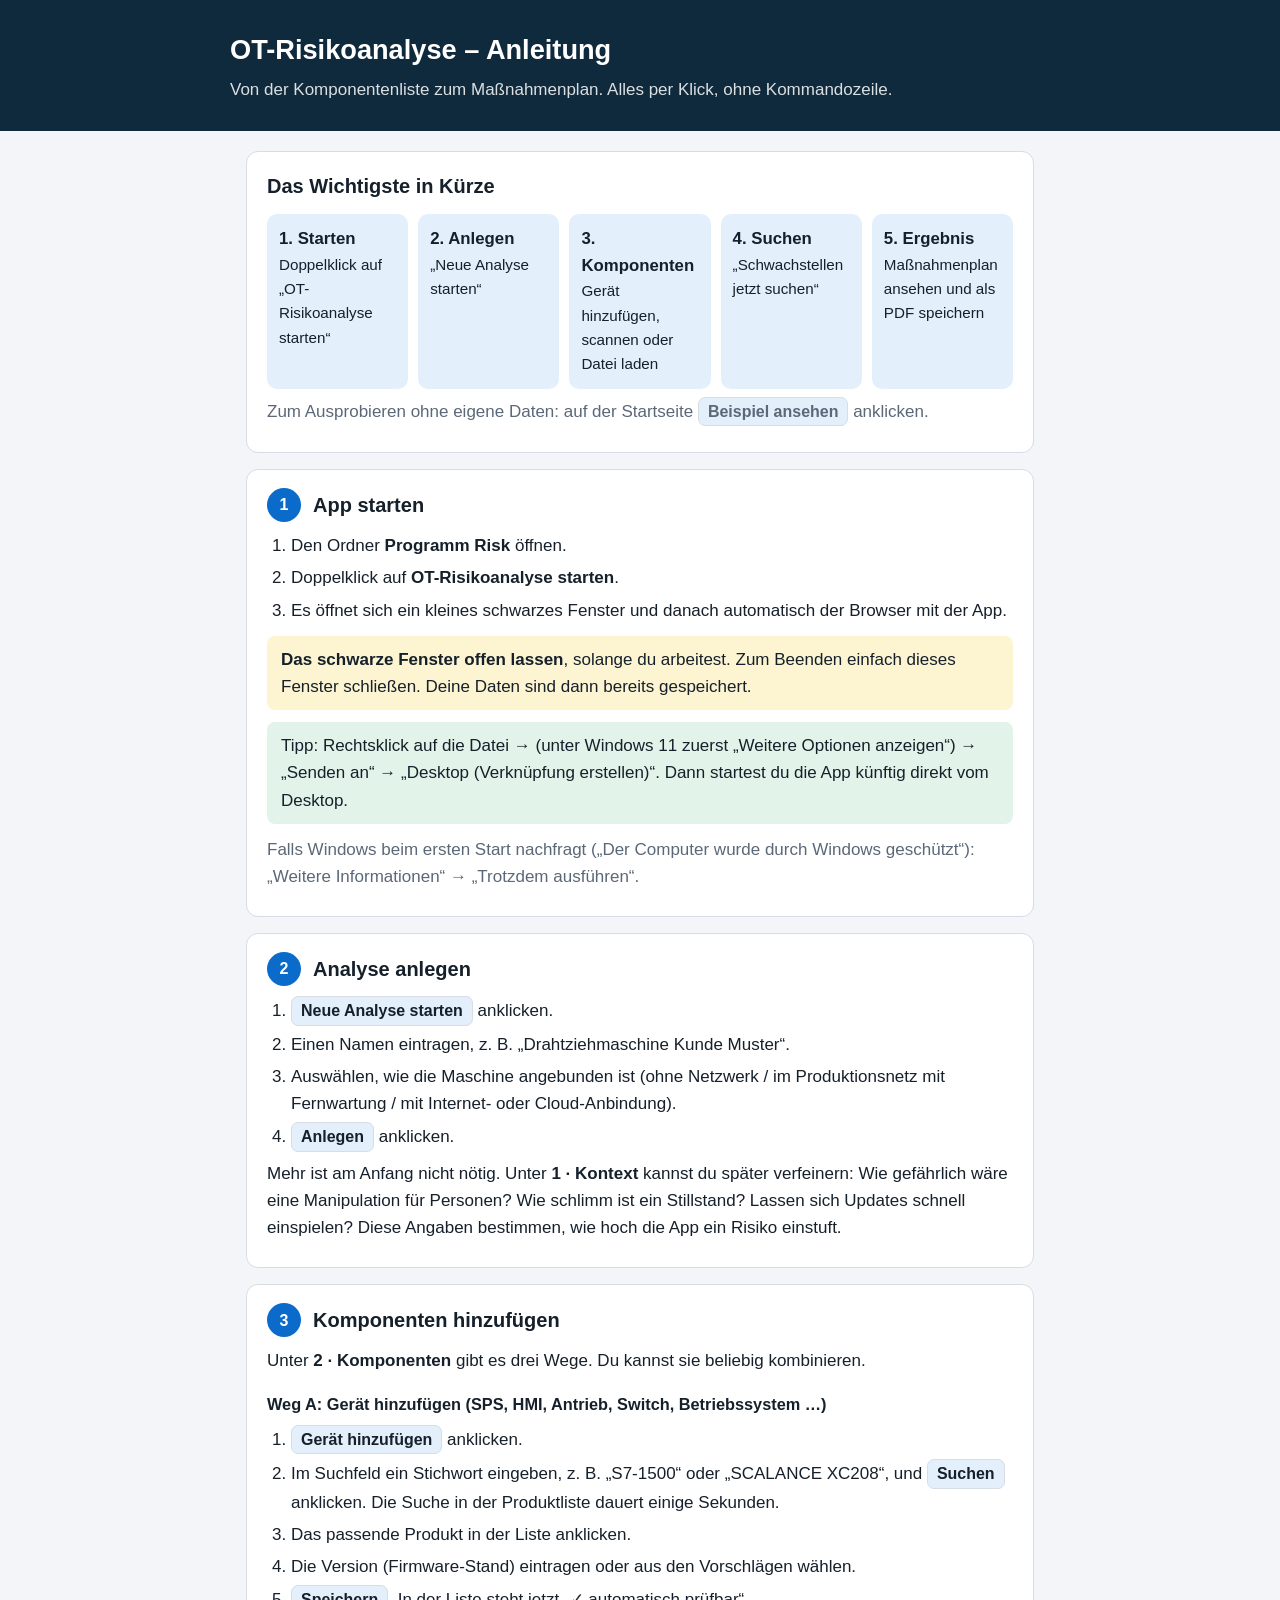
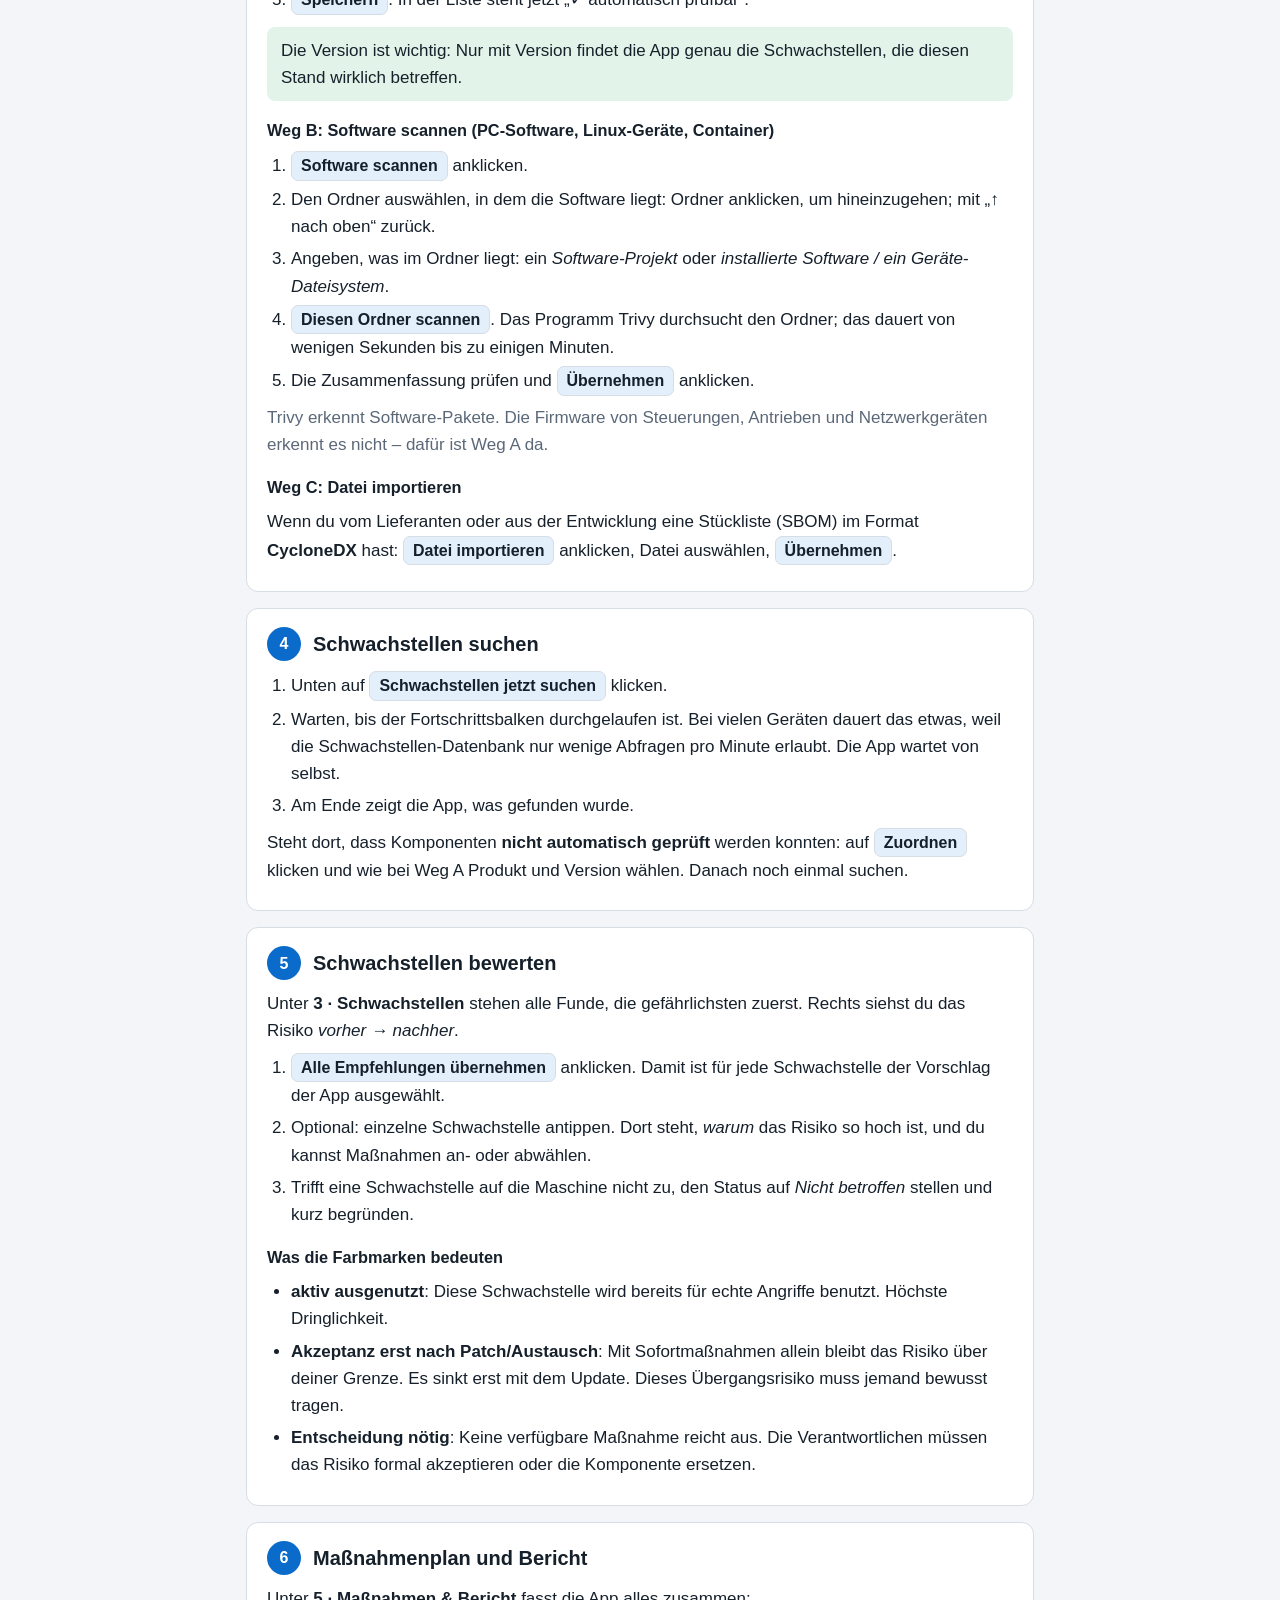
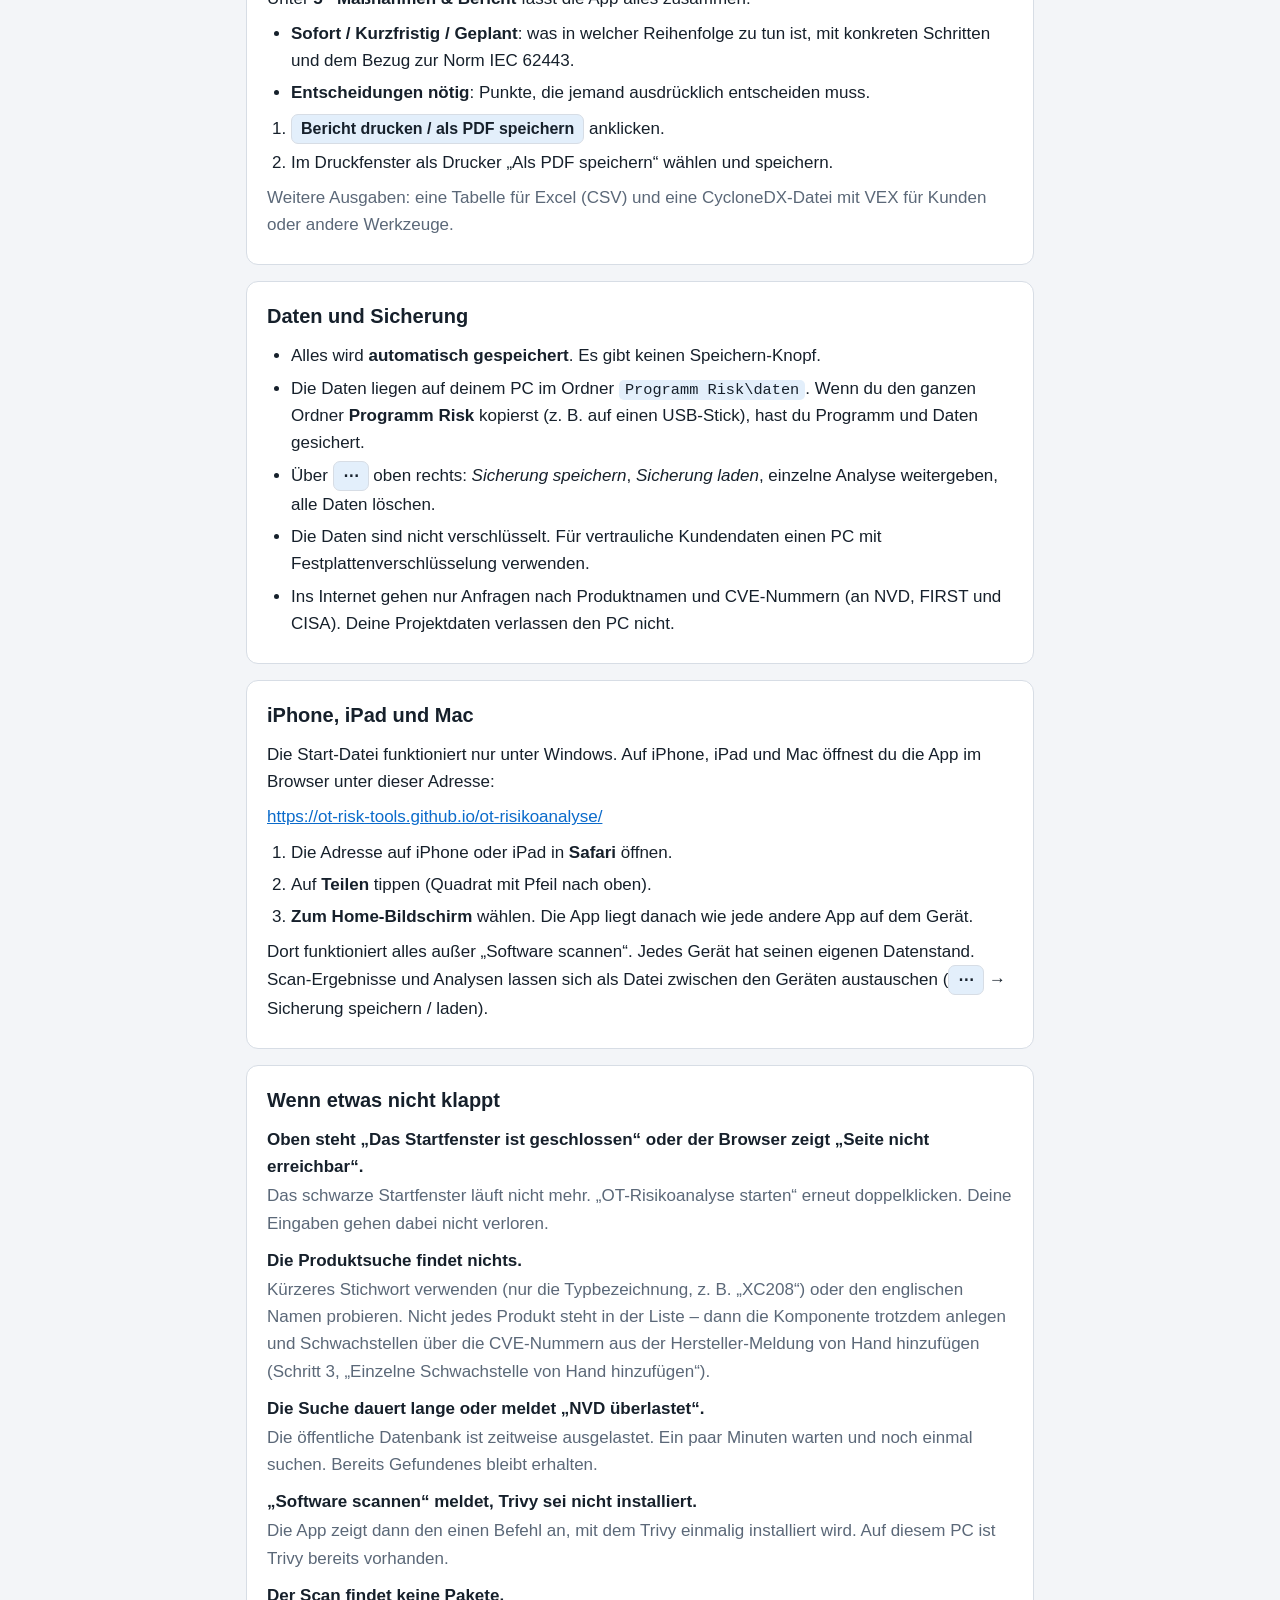
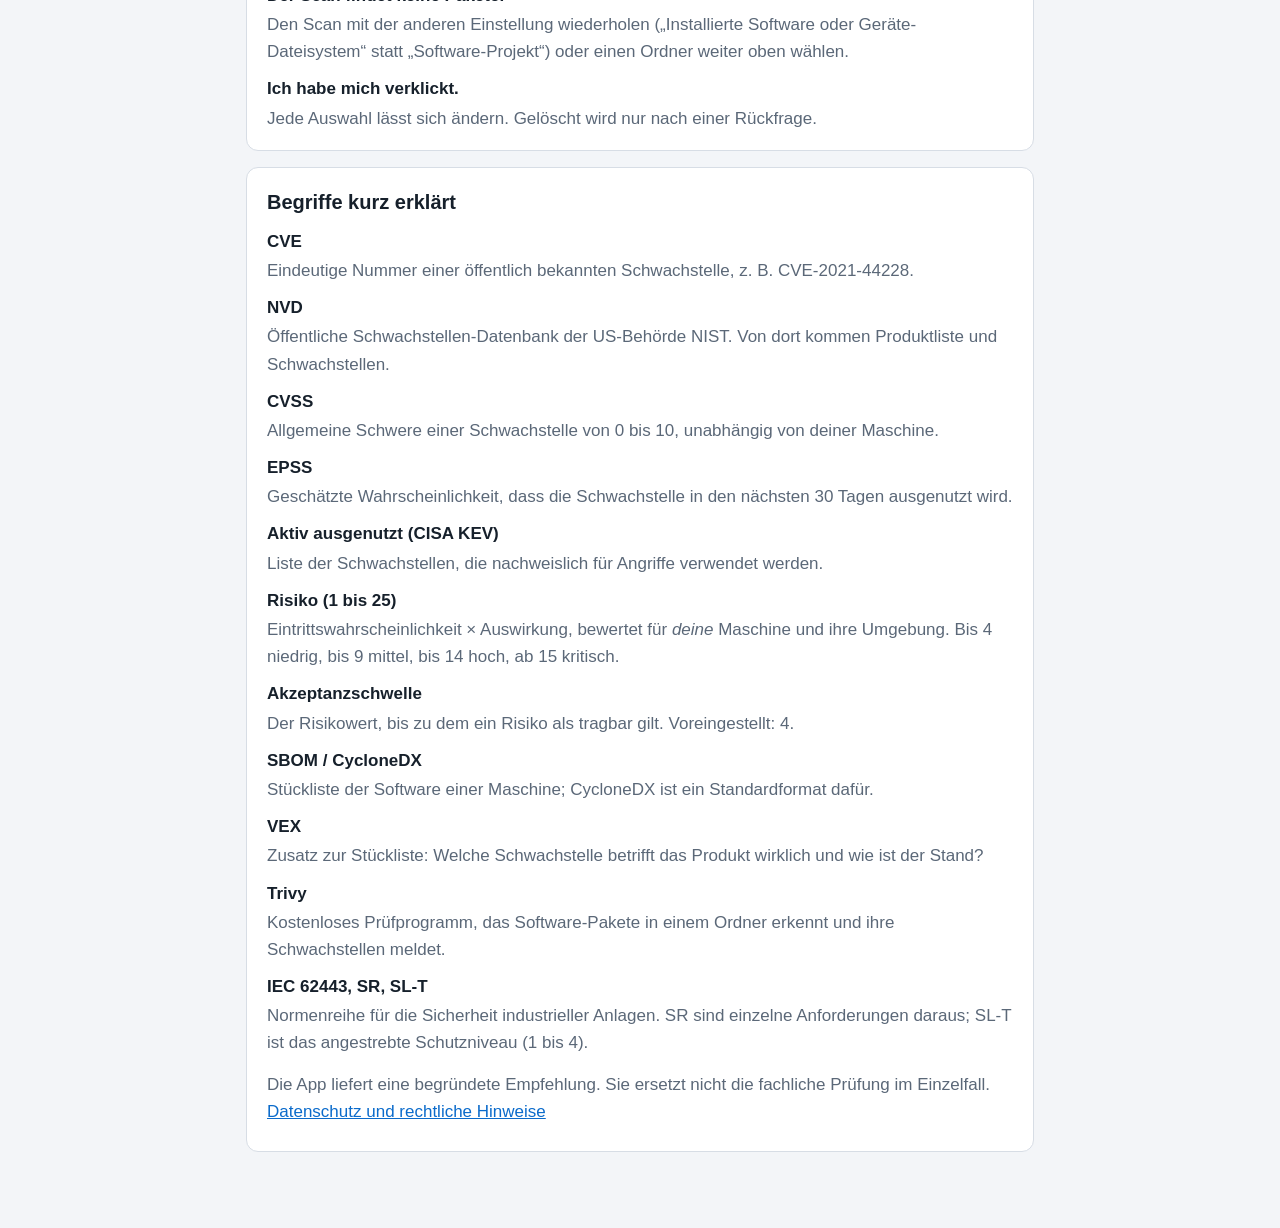
<file: anleitung.html>
<!doctype html>
<html lang="de">
<head>
<meta charset="utf-8">
<meta name="viewport" content="width=device-width, initial-scale=1">
<meta name="robots" content="noindex, nofollow">
<title>OT-Risikoanalyse – Anleitung</title>
<style>
  :root { --bg:#f3f5f8; --card:#fff; --text:#16202b; --muted:#5b6878; --line:#d7dde5; --accent:#0b6bcb; --soft:#e3effb; --brand:#0f2a3d; --warn:#fdf4d2; --ok:#e2f4e9; color-scheme: light; }
  @media (prefers-color-scheme: dark) { :root { --bg:#0d141b; --card:#151f29; --text:#e6edf3; --muted:#93a1b0; --line:#2a3846; --accent:#4ea1ff; --soft:#15314d; --warn:#3a3110; --ok:#143223; color-scheme: dark; } }
  * { box-sizing: border-box; }
  body { margin:0; background:var(--bg); color:var(--text); font:17px/1.6 -apple-system,BlinkMacSystemFont,"Segoe UI",Roboto,Arial,sans-serif; }
  header { background:var(--brand); color:#fff; padding:28px 16px; }
  header div, main { max-width:820px; margin:0 auto; }
  header h1 { margin:0 0 4px; font-size:1.7rem; }
  header p { margin:0; opacity:.85; }
  main { padding:20px 16px 60px; }
  section { background:var(--card); border:1px solid var(--line); border-radius:12px; padding:18px 20px; margin-bottom:16px; }
  h2 { margin:0 0 10px; font-size:1.25rem; display:flex; gap:12px; align-items:center; }
  h2 .n { flex:none; width:34px; height:34px; border-radius:50%; background:var(--accent); color:#fff; display:grid; place-items:center; font-size:1rem; }
  h3 { margin:16px 0 4px; font-size:1.02rem; }
  p { margin:8px 0; }
  ol, ul { margin:8px 0; padding-left:24px; }
  li { margin:5px 0; }
  .btn { display:inline-block; border:1px solid var(--line); border-radius:7px; padding:1px 9px; font-weight:600; background:var(--soft); white-space:nowrap; font-size:.94em; }
  .tip { background:var(--ok); border-radius:8px; padding:10px 14px; margin:12px 0; }
  .warn { background:var(--warn); border-radius:8px; padding:10px 14px; margin:12px 0; }
  .muted { color:var(--muted); }
  .short { display:grid; grid-template-columns:repeat(auto-fit,minmax(140px,1fr)); gap:10px; margin-top:12px; }
  .short div { background:var(--soft); border-radius:10px; padding:12px; font-size:.95rem; }
  .short strong { display:block; font-size:1.05rem; }
  dl { margin:0; } dt { font-weight:650; margin-top:10px; } dd { margin:2px 0 0; color:var(--muted); }
  code { background:var(--soft); padding:1px 6px; border-radius:5px; font-size:.9em; }
  a { color:var(--accent); }
  @media print { body { background:#fff; font-size:11pt; } header { background:none; color:#000; padding:0 0 10px; } section { break-inside:avoid; border-color:#bbb; } }
</style>
</head>
<body>
<header><div>
  <h1>OT-Risikoanalyse – Anleitung</h1>
  <p>Von der Komponentenliste zum Maßnahmenplan. Alles per Klick, ohne Kommandozeile.</p>
</div></header>
<main>

<section>
  <h2>Das Wichtigste in Kürze</h2>
  <div class="short">
    <div><strong>1. Starten</strong>Doppelklick auf „OT-Risikoanalyse starten“</div>
    <div><strong>2. Anlegen</strong>„Neue Analyse starten“</div>
    <div><strong>3. Komponenten</strong>Gerät hinzufügen, scannen oder Datei laden</div>
    <div><strong>4. Suchen</strong>„Schwachstellen jetzt suchen“</div>
    <div><strong>5. Ergebnis</strong>Maßnahmenplan ansehen und als PDF speichern</div>
  </div>
  <p class="muted">Zum Ausprobieren ohne eigene Daten: auf der Startseite <span class="btn">Beispiel ansehen</span> anklicken.</p>
</section>

<section>
  <h2><span class="n">1</span>App starten</h2>
  <ol>
    <li>Den Ordner <strong>Programm Risk</strong> öffnen.</li>
    <li>Doppelklick auf <strong>OT-Risikoanalyse starten</strong>.</li>
    <li>Es öffnet sich ein kleines schwarzes Fenster und danach automatisch der Browser mit der App.</li>
  </ol>
  <div class="warn"><strong>Das schwarze Fenster offen lassen</strong>, solange du arbeitest. Zum Beenden einfach dieses Fenster schließen. Deine Daten sind dann bereits gespeichert.</div>
  <div class="tip">Tipp: Rechtsklick auf die Datei → (unter Windows 11 zuerst „Weitere Optionen anzeigen“) → „Senden an“ → „Desktop (Verknüpfung erstellen)“. Dann startest du die App künftig direkt vom Desktop.</div>
  <p class="muted">Falls Windows beim ersten Start nachfragt („Der Computer wurde durch Windows geschützt“): „Weitere Informationen“ → „Trotzdem ausführen“.</p>
</section>

<section>
  <h2><span class="n">2</span>Analyse anlegen</h2>
  <ol>
    <li><span class="btn">Neue Analyse starten</span> anklicken.</li>
    <li>Einen Namen eintragen, z. B. „Drahtziehmaschine Kunde Muster“.</li>
    <li>Auswählen, wie die Maschine angebunden ist (ohne Netzwerk / im Produktionsnetz mit Fernwartung / mit Internet- oder Cloud-Anbindung).</li>
    <li><span class="btn">Anlegen</span> anklicken.</li>
  </ol>
  <p>Mehr ist am Anfang nicht nötig. Unter <strong>1 · Kontext</strong> kannst du später verfeinern: Wie gefährlich wäre eine Manipulation für Personen? Wie schlimm ist ein Stillstand? Lassen sich Updates schnell einspielen? Diese Angaben bestimmen, wie hoch die App ein Risiko einstuft.</p>
</section>

<section>
  <h2><span class="n">3</span>Komponenten hinzufügen</h2>
  <p>Unter <strong>2 · Komponenten</strong> gibt es drei Wege. Du kannst sie beliebig kombinieren.</p>

  <h3>Weg A: Gerät hinzufügen (SPS, HMI, Antrieb, Switch, Betriebssystem …)</h3>
  <ol>
    <li><span class="btn">Gerät hinzufügen</span> anklicken.</li>
    <li>Im Suchfeld ein Stichwort eingeben, z. B. „S7-1500“ oder „SCALANCE XC208“, und <span class="btn">Suchen</span> anklicken. Die Suche in der Produktliste dauert einige Sekunden.</li>
    <li>Das passende Produkt in der Liste anklicken.</li>
    <li>Die Version (Firmware-Stand) eintragen oder aus den Vorschlägen wählen.</li>
    <li><span class="btn">Speichern</span>. In der Liste steht jetzt „✓ automatisch prüfbar“.</li>
  </ol>
  <div class="tip">Die Version ist wichtig: Nur mit Version findet die App genau die Schwachstellen, die diesen Stand wirklich betreffen.</div>

  <h3>Weg B: Software scannen (PC-Software, Linux-Geräte, Container)</h3>
  <ol>
    <li><span class="btn">Software scannen</span> anklicken.</li>
    <li>Den Ordner auswählen, in dem die Software liegt: Ordner anklicken, um hineinzugehen; mit „↑ nach oben“ zurück.</li>
    <li>Angeben, was im Ordner liegt: ein <em>Software-Projekt</em> oder <em>installierte Software / ein Geräte-Dateisystem</em>.</li>
    <li><span class="btn">Diesen Ordner scannen</span>. Das Programm Trivy durchsucht den Ordner; das dauert von wenigen Sekunden bis zu einigen Minuten.</li>
    <li>Die Zusammenfassung prüfen und <span class="btn">Übernehmen</span> anklicken.</li>
  </ol>
  <p class="muted">Trivy erkennt Software-Pakete. Die Firmware von Steuerungen, Antrieben und Netzwerkgeräten erkennt es nicht – dafür ist Weg A da.</p>

  <h3>Weg C: Datei importieren</h3>
  <p>Wenn du vom Lieferanten oder aus der Entwicklung eine Stückliste (SBOM) im Format <strong>CycloneDX</strong> hast: <span class="btn">Datei importieren</span> anklicken, Datei auswählen, <span class="btn">Übernehmen</span>.</p>
</section>

<section>
  <h2><span class="n">4</span>Schwachstellen suchen</h2>
  <ol>
    <li>Unten auf <span class="btn">Schwachstellen jetzt suchen</span> klicken.</li>
    <li>Warten, bis der Fortschrittsbalken durchgelaufen ist. Bei vielen Geräten dauert das etwas, weil die Schwachstellen-Datenbank nur wenige Abfragen pro Minute erlaubt. Die App wartet von selbst.</li>
    <li>Am Ende zeigt die App, was gefunden wurde.</li>
  </ol>
  <p>Steht dort, dass Komponenten <strong>nicht automatisch geprüft</strong> werden konnten: auf <span class="btn">Zuordnen</span> klicken und wie bei Weg A Produkt und Version wählen. Danach noch einmal suchen.</p>
</section>

<section>
  <h2><span class="n">5</span>Schwachstellen bewerten</h2>
  <p>Unter <strong>3 · Schwachstellen</strong> stehen alle Funde, die gefährlichsten zuerst. Rechts siehst du das Risiko <em>vorher → nachher</em>.</p>
  <ol>
    <li><span class="btn">Alle Empfehlungen übernehmen</span> anklicken. Damit ist für jede Schwachstelle der Vorschlag der App ausgewählt.</li>
    <li>Optional: einzelne Schwachstelle antippen. Dort steht, <em>warum</em> das Risiko so hoch ist, und du kannst Maßnahmen an- oder abwählen.</li>
    <li>Trifft eine Schwachstelle auf die Maschine nicht zu, den Status auf <em>Nicht betroffen</em> stellen und kurz begründen.</li>
  </ol>
  <h3>Was die Farbmarken bedeuten</h3>
  <ul>
    <li><strong>aktiv ausgenutzt</strong>: Diese Schwachstelle wird bereits für echte Angriffe benutzt. Höchste Dringlichkeit.</li>
    <li><strong>Akzeptanz erst nach Patch/Austausch</strong>: Mit Sofortmaßnahmen allein bleibt das Risiko über deiner Grenze. Es sinkt erst mit dem Update. Dieses Übergangsrisiko muss jemand bewusst tragen.</li>
    <li><strong>Entscheidung nötig</strong>: Keine verfügbare Maßnahme reicht aus. Die Verantwortlichen müssen das Risiko formal akzeptieren oder die Komponente ersetzen.</li>
  </ul>
</section>

<section>
  <h2><span class="n">6</span>Maßnahmenplan und Bericht</h2>
  <p>Unter <strong>5 · Maßnahmen &amp; Bericht</strong> fasst die App alles zusammen:</p>
  <ul>
    <li><strong>Sofort / Kurzfristig / Geplant</strong>: was in welcher Reihenfolge zu tun ist, mit konkreten Schritten und dem Bezug zur Norm IEC 62443.</li>
    <li><strong>Entscheidungen nötig</strong>: Punkte, die jemand ausdrücklich entscheiden muss.</li>
  </ul>
  <ol>
    <li><span class="btn">Bericht drucken / als PDF speichern</span> anklicken.</li>
    <li>Im Druckfenster als Drucker „Als PDF speichern“ wählen und speichern.</li>
  </ol>
  <p class="muted">Weitere Ausgaben: eine Tabelle für Excel (CSV) und eine CycloneDX-Datei mit VEX für Kunden oder andere Werkzeuge.</p>
</section>

<section>
  <h2>Daten und Sicherung</h2>
  <ul>
    <li>Alles wird <strong>automatisch gespeichert</strong>. Es gibt keinen Speichern-Knopf.</li>
    <li>Die Daten liegen auf deinem PC im Ordner <code>Programm Risk\daten</code>. Wenn du den ganzen Ordner <strong>Programm Risk</strong> kopierst (z. B. auf einen USB-Stick), hast du Programm und Daten gesichert.</li>
    <li>Über <span class="btn">⋯</span> oben rechts: <em>Sicherung speichern</em>, <em>Sicherung laden</em>, einzelne Analyse weitergeben, alle Daten löschen.</li>
    <li>Die Daten sind nicht verschlüsselt. Für vertrauliche Kundendaten einen PC mit Festplattenverschlüsselung verwenden.</li>
    <li>Ins Internet gehen nur Anfragen nach Produktnamen und CVE-Nummern (an NVD, FIRST und CISA). Deine Projektdaten verlassen den PC nicht.</li>
  </ul>
</section>

<section>
  <h2>iPhone, iPad und Mac</h2>
  <p>Die Start-Datei funktioniert nur unter Windows. Auf iPhone, iPad und Mac öffnest du die App im Browser unter dieser Adresse:</p>
  <p><a href="https://ot-risk-tools.github.io/ot-risikoanalyse/">https://ot-risk-tools.github.io/ot-risikoanalyse/</a></p>
  <ol>
    <li>Die Adresse auf iPhone oder iPad in <strong>Safari</strong> öffnen.</li>
    <li>Auf <strong>Teilen</strong> tippen (Quadrat mit Pfeil nach oben).</li>
    <li><strong>Zum Home-Bildschirm</strong> wählen. Die App liegt danach wie jede andere App auf dem Gerät.</li>
  </ol>
  <p>Dort funktioniert alles außer „Software scannen“. Jedes Gerät hat seinen eigenen Datenstand. Scan-Ergebnisse und Analysen lassen sich als Datei zwischen den Geräten austauschen (<span class="btn">⋯</span> → Sicherung speichern / laden).</p>
</section>

<section>
  <h2>Wenn etwas nicht klappt</h2>
  <dl>
    <dt>Oben steht „Das Startfenster ist geschlossen“ oder der Browser zeigt „Seite nicht erreichbar“.</dt>
    <dd>Das schwarze Startfenster läuft nicht mehr. „OT-Risikoanalyse starten“ erneut doppelklicken. Deine Eingaben gehen dabei nicht verloren.</dd>
    <dt>Die Produktsuche findet nichts.</dt>
    <dd>Kürzeres Stichwort verwenden (nur die Typbezeichnung, z. B. „XC208“) oder den englischen Namen probieren. Nicht jedes Produkt steht in der Liste – dann die Komponente trotzdem anlegen und Schwachstellen über die CVE-Nummern aus der Hersteller-Meldung von Hand hinzufügen (Schritt 3, „Einzelne Schwachstelle von Hand hinzufügen“).</dd>
    <dt>Die Suche dauert lange oder meldet „NVD überlastet“.</dt>
    <dd>Die öffentliche Datenbank ist zeitweise ausgelastet. Ein paar Minuten warten und noch einmal suchen. Bereits Gefundenes bleibt erhalten.</dd>
    <dt>„Software scannen“ meldet, Trivy sei nicht installiert.</dt>
    <dd>Die App zeigt dann den einen Befehl an, mit dem Trivy einmalig installiert wird. Auf diesem PC ist Trivy bereits vorhanden.</dd>
    <dt>Der Scan findet keine Pakete.</dt>
    <dd>Den Scan mit der anderen Einstellung wiederholen („Installierte Software oder Geräte-Dateisystem“ statt „Software-Projekt“) oder einen Ordner weiter oben wählen.</dd>
    <dt>Ich habe mich verklickt.</dt>
    <dd>Jede Auswahl lässt sich ändern. Gelöscht wird nur nach einer Rückfrage.</dd>
  </dl>
</section>

<section>
  <h2>Begriffe kurz erklärt</h2>
  <dl>
    <dt>CVE</dt><dd>Eindeutige Nummer einer öffentlich bekannten Schwachstelle, z. B. CVE-2021-44228.</dd>
    <dt>NVD</dt><dd>Öffentliche Schwachstellen-Datenbank der US-Behörde NIST. Von dort kommen Produktliste und Schwachstellen.</dd>
    <dt>CVSS</dt><dd>Allgemeine Schwere einer Schwachstelle von 0 bis 10, unabhängig von deiner Maschine.</dd>
    <dt>EPSS</dt><dd>Geschätzte Wahrscheinlichkeit, dass die Schwachstelle in den nächsten 30 Tagen ausgenutzt wird.</dd>
    <dt>Aktiv ausgenutzt (CISA KEV)</dt><dd>Liste der Schwachstellen, die nachweislich für Angriffe verwendet werden.</dd>
    <dt>Risiko (1 bis 25)</dt><dd>Eintrittswahrscheinlichkeit × Auswirkung, bewertet für <em>deine</em> Maschine und ihre Umgebung. Bis 4 niedrig, bis 9 mittel, bis 14 hoch, ab 15 kritisch.</dd>
    <dt>Akzeptanzschwelle</dt><dd>Der Risikowert, bis zu dem ein Risiko als tragbar gilt. Voreingestellt: 4.</dd>
    <dt>SBOM / CycloneDX</dt><dd>Stückliste der Software einer Maschine; CycloneDX ist ein Standardformat dafür.</dd>
    <dt>VEX</dt><dd>Zusatz zur Stückliste: Welche Schwachstelle betrifft das Produkt wirklich und wie ist der Stand?</dd>
    <dt>Trivy</dt><dd>Kostenloses Prüfprogramm, das Software-Pakete in einem Ordner erkennt und ihre Schwachstellen meldet.</dd>
    <dt>IEC 62443, SR, SL-T</dt><dd>Normenreihe für die Sicherheit industrieller Anlagen. SR sind einzelne Anforderungen daraus; SL-T ist das angestrebte Schutzniveau (1 bis 4).</dd>
  </dl>
  <p class="muted" style="margin-top:14px">Die App liefert eine begründete Empfehlung. Sie ersetzt nicht die fachliche Prüfung im Einzelfall. <a href="rechtliches.html">Datenschutz und rechtliche Hinweise</a></p>
</section>

</main>
</body>
</html>
</file>
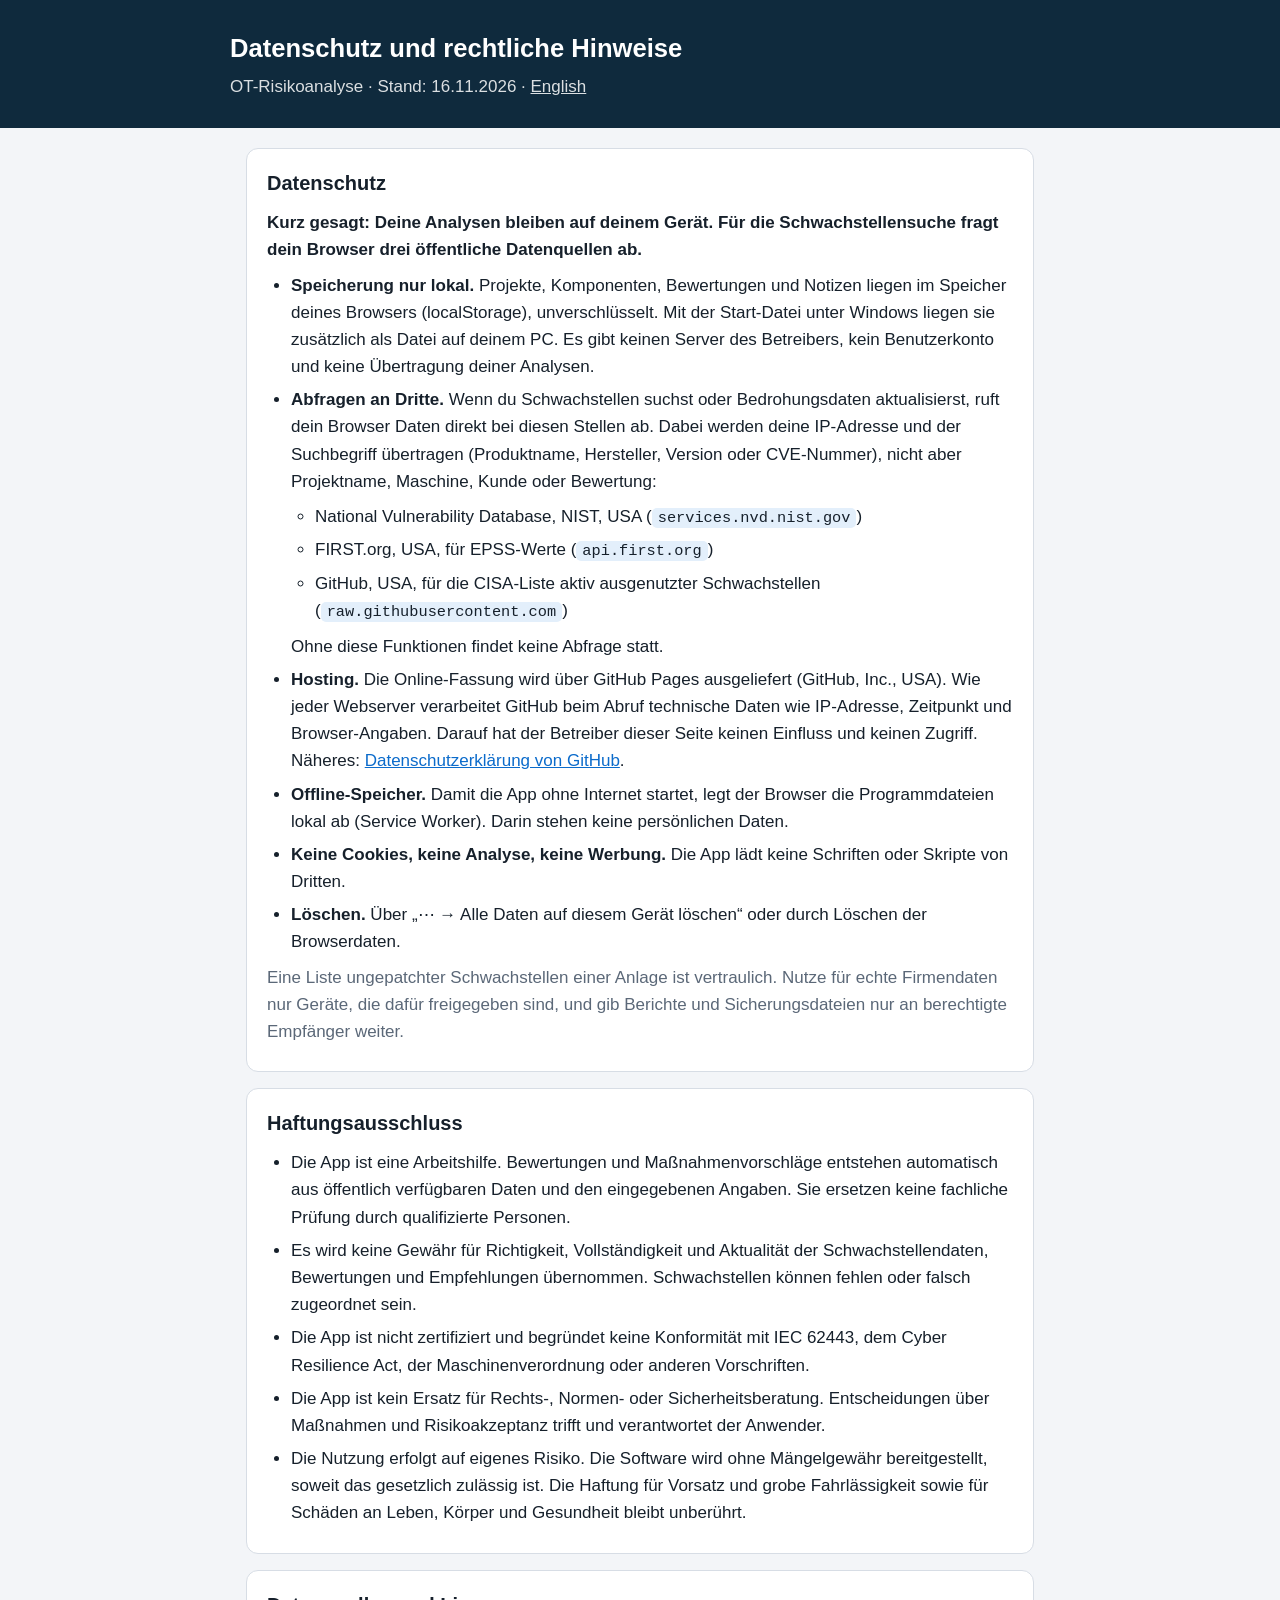
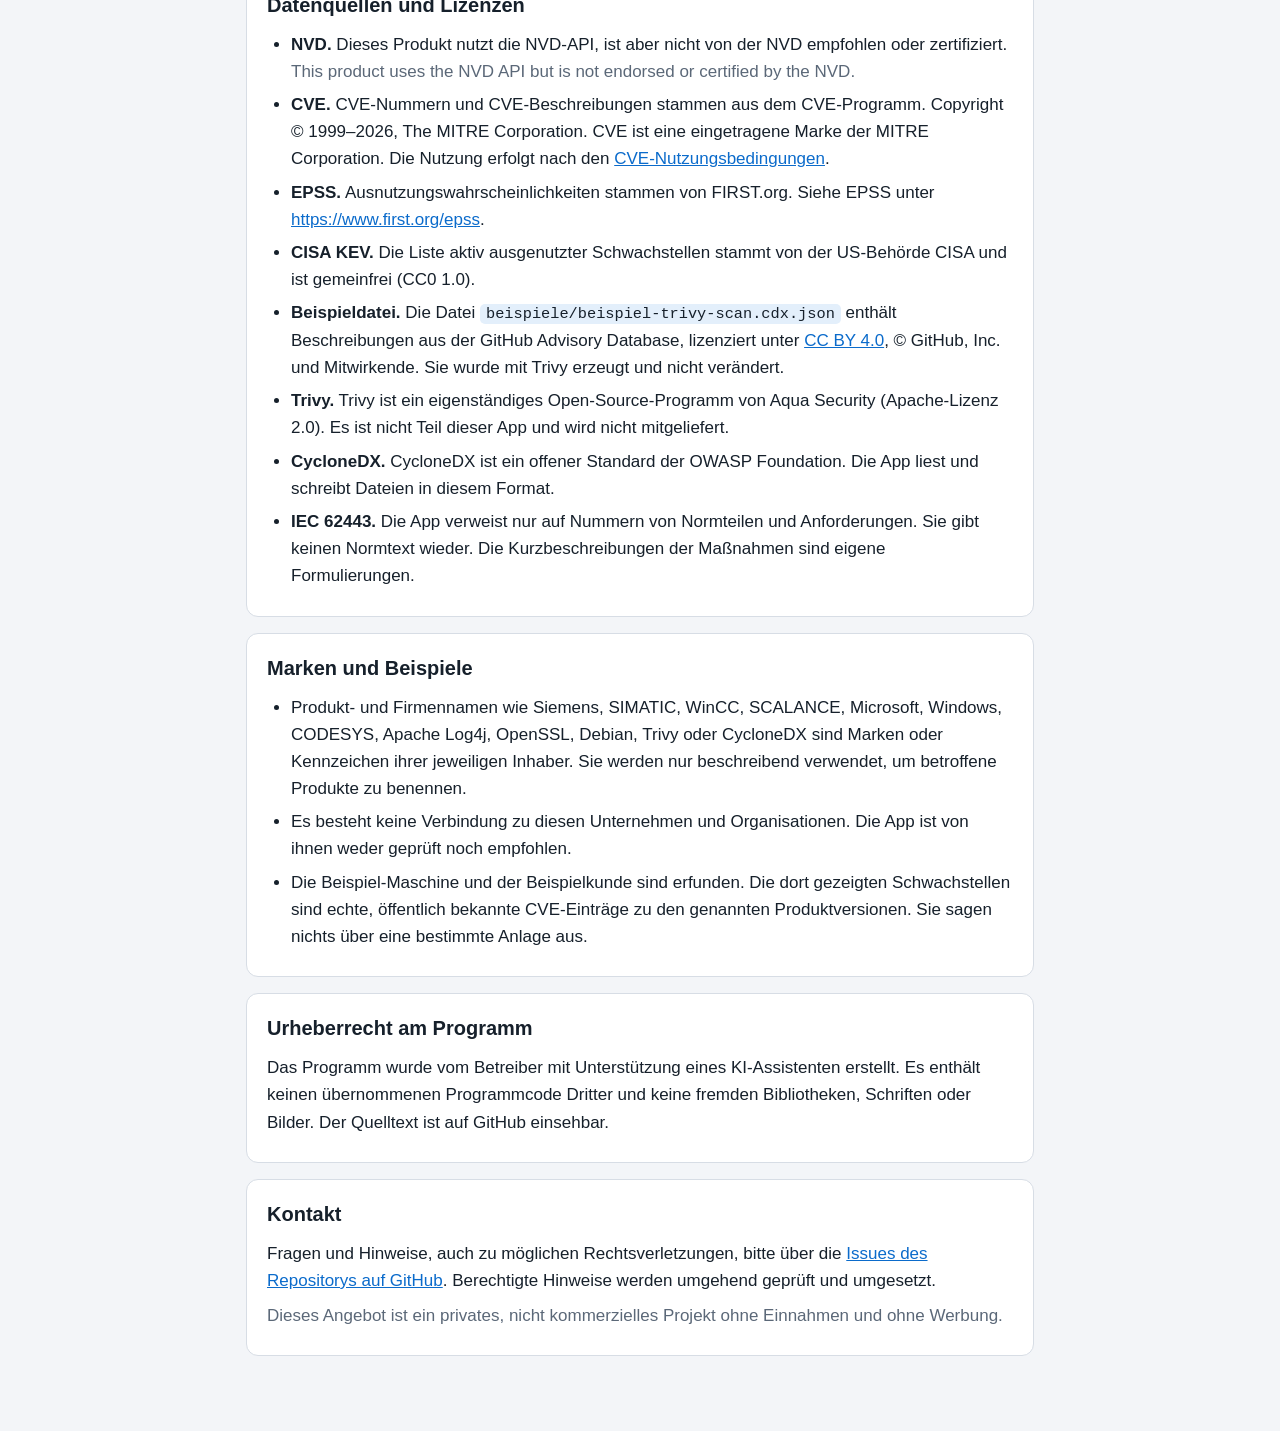
<file: rechtliches.html>
<!doctype html>
<html lang="de">
<head>
<meta charset="utf-8">
<meta name="viewport" content="width=device-width, initial-scale=1">
<meta name="robots" content="noindex, nofollow">
<title>OT-Risikoanalyse – Datenschutz und rechtliche Hinweise</title>
<style>
  :root { --bg:#f3f5f8; --card:#fff; --text:#16202b; --muted:#5b6878; --line:#d7dde5; --accent:#0b6bcb; --soft:#e3effb; --brand:#0f2a3d; color-scheme: light; }
  @media (prefers-color-scheme: dark) { :root { --bg:#0d141b; --card:#151f29; --text:#e6edf3; --muted:#93a1b0; --line:#2a3846; --accent:#4ea1ff; --soft:#15314d; color-scheme: dark; } }
  * { box-sizing: border-box; }
  body { margin:0; background:var(--bg); color:var(--text); font:17px/1.6 -apple-system,BlinkMacSystemFont,"Segoe UI",Roboto,Arial,sans-serif; }
  header { background:var(--brand); color:#fff; padding:28px 16px; }
  header div, main { max-width:820px; margin:0 auto; }
  header h1 { margin:0 0 4px; font-size:1.6rem; }
  header p { margin:0; opacity:.85; }
  main { padding:20px 16px 60px; }
  section { background:var(--card); border:1px solid var(--line); border-radius:12px; padding:18px 20px; margin-bottom:16px; }
  h2 { margin:0 0 10px; font-size:1.25rem; }
  p { margin:8px 0; }
  ul { margin:8px 0; padding-left:24px; }
  li { margin:6px 0; }
  .muted { color:var(--muted); }
  code { background:var(--soft); padding:1px 6px; border-radius:5px; font-size:.9em; }
  a { color:var(--accent); }
  @media print { body { background:#fff; font-size:11pt; } header { background:none; color:#000; padding:0 0 10px; } section { break-inside:avoid; border-color:#bbb; } }
</style>
</head>
<body>
<header><div>
  <h1>Datenschutz und rechtliche Hinweise</h1>
  <p>OT-Risikoanalyse · Stand: 16.11.2026 · <a href="en/legal.html" style="color:#fff">English</a></p>
</div></header>
<main>

<section>
  <h2>Datenschutz</h2>
  <p><strong>Kurz gesagt: Deine Analysen bleiben auf deinem Gerät. Für die Schwachstellensuche fragt dein Browser drei öffentliche Datenquellen ab.</strong></p>
  <ul>
    <li><strong>Speicherung nur lokal.</strong> Projekte, Komponenten, Bewertungen und Notizen liegen im Speicher deines Browsers (localStorage), unverschlüsselt. Mit der Start-Datei unter Windows liegen sie zusätzlich als Datei auf deinem PC. Es gibt keinen Server des Betreibers, kein Benutzerkonto und keine Übertragung deiner Analysen.</li>
    <li><strong>Abfragen an Dritte.</strong> Wenn du Schwachstellen suchst oder Bedrohungsdaten aktualisierst, ruft dein Browser Daten direkt bei diesen Stellen ab. Dabei werden deine IP-Adresse und der Suchbegriff übertragen (Produktname, Hersteller, Version oder CVE-Nummer), nicht aber Projektname, Maschine, Kunde oder Bewertung:
      <ul>
        <li>National Vulnerability Database, NIST, USA (<code>services.nvd.nist.gov</code>)</li>
        <li>FIRST.org, USA, für EPSS-Werte (<code>api.first.org</code>)</li>
        <li>GitHub, USA, für die CISA-Liste aktiv ausgenutzter Schwachstellen (<code>raw.githubusercontent.com</code>)</li>
      </ul>
      Ohne diese Funktionen findet keine Abfrage statt.</li>
    <li><strong>Hosting.</strong> Die Online-Fassung wird über GitHub Pages ausgeliefert (GitHub, Inc., USA). Wie jeder Webserver verarbeitet GitHub beim Abruf technische Daten wie IP-Adresse, Zeitpunkt und Browser-Angaben. Darauf hat der Betreiber dieser Seite keinen Einfluss und keinen Zugriff. Näheres: <a href="https://docs.github.com/de/site-policy/privacy-policies/github-general-privacy-statement" rel="noopener">Datenschutzerklärung von GitHub</a>.</li>
    <li><strong>Offline-Speicher.</strong> Damit die App ohne Internet startet, legt der Browser die Programmdateien lokal ab (Service Worker). Darin stehen keine persönlichen Daten.</li>
    <li><strong>Keine Cookies, keine Analyse, keine Werbung.</strong> Die App lädt keine Schriften oder Skripte von Dritten.</li>
    <li><strong>Löschen.</strong> Über „⋯ → Alle Daten auf diesem Gerät löschen“ oder durch Löschen der Browserdaten.</li>
  </ul>
  <p class="muted">Eine Liste ungepatchter Schwachstellen einer Anlage ist vertraulich. Nutze für echte Firmendaten nur Geräte, die dafür freigegeben sind, und gib Berichte und Sicherungsdateien nur an berechtigte Empfänger weiter.</p>
</section>

<section>
  <h2>Haftungsausschluss</h2>
  <ul>
    <li>Die App ist eine Arbeitshilfe. Bewertungen und Maßnahmenvorschläge entstehen automatisch aus öffentlich verfügbaren Daten und den eingegebenen Angaben. Sie ersetzen keine fachliche Prüfung durch qualifizierte Personen.</li>
    <li>Es wird keine Gewähr für Richtigkeit, Vollständigkeit und Aktualität der Schwachstellendaten, Bewertungen und Empfehlungen übernommen. Schwachstellen können fehlen oder falsch zugeordnet sein.</li>
    <li>Die App ist nicht zertifiziert und begründet keine Konformität mit IEC 62443, dem Cyber Resilience Act, der Maschinenverordnung oder anderen Vorschriften.</li>
    <li>Die App ist kein Ersatz für Rechts-, Normen- oder Sicherheitsberatung. Entscheidungen über Maßnahmen und Risikoakzeptanz trifft und verantwortet der Anwender.</li>
    <li>Die Nutzung erfolgt auf eigenes Risiko. Die Software wird ohne Mängelgewähr bereitgestellt, soweit das gesetzlich zulässig ist. Die Haftung für Vorsatz und grobe Fahrlässigkeit sowie für Schäden an Leben, Körper und Gesundheit bleibt unberührt.</li>
  </ul>
</section>

<section>
  <h2>Datenquellen und Lizenzen</h2>
  <ul>
    <li><strong>NVD.</strong> Dieses Produkt nutzt die NVD-API, ist aber nicht von der NVD empfohlen oder zertifiziert. <span class="muted">This product uses the NVD API but is not endorsed or certified by the NVD.</span></li>
    <li><strong>CVE.</strong> CVE-Nummern und CVE-Beschreibungen stammen aus dem CVE-Programm. Copyright © 1999–2026, The MITRE Corporation. CVE ist eine eingetragene Marke der MITRE Corporation. Die Nutzung erfolgt nach den <a href="https://www.cve.org/Legal/TermsOfUse" rel="noopener">CVE-Nutzungsbedingungen</a>.</li>
    <li><strong>EPSS.</strong> Ausnutzungswahrscheinlichkeiten stammen von FIRST.org. Siehe EPSS unter <a href="https://www.first.org/epss" rel="noopener">https://www.first.org/epss</a>.</li>
    <li><strong>CISA KEV.</strong> Die Liste aktiv ausgenutzter Schwachstellen stammt von der US-Behörde CISA und ist gemeinfrei (CC0 1.0).</li>
    <li><strong>Beispieldatei.</strong> Die Datei <code>beispiele/beispiel-trivy-scan.cdx.json</code> enthält Beschreibungen aus der GitHub Advisory Database, lizenziert unter <a href="https://creativecommons.org/licenses/by/4.0/deed.de" rel="noopener">CC BY 4.0</a>, © GitHub, Inc. und Mitwirkende. Sie wurde mit Trivy erzeugt und nicht verändert.</li>
    <li><strong>Trivy.</strong> Trivy ist ein eigenständiges Open-Source-Programm von Aqua Security (Apache-Lizenz 2.0). Es ist nicht Teil dieser App und wird nicht mitgeliefert.</li>
    <li><strong>CycloneDX.</strong> CycloneDX ist ein offener Standard der OWASP Foundation. Die App liest und schreibt Dateien in diesem Format.</li>
    <li><strong>IEC 62443.</strong> Die App verweist nur auf Nummern von Normteilen und Anforderungen. Sie gibt keinen Normtext wieder. Die Kurzbeschreibungen der Maßnahmen sind eigene Formulierungen.</li>
  </ul>
</section>

<section>
  <h2>Marken und Beispiele</h2>
  <ul>
    <li>Produkt- und Firmennamen wie Siemens, SIMATIC, WinCC, SCALANCE, Microsoft, Windows, CODESYS, Apache Log4j, OpenSSL, Debian, Trivy oder CycloneDX sind Marken oder Kennzeichen ihrer jeweiligen Inhaber. Sie werden nur beschreibend verwendet, um betroffene Produkte zu benennen.</li>
    <li>Es besteht keine Verbindung zu diesen Unternehmen und Organisationen. Die App ist von ihnen weder geprüft noch empfohlen.</li>
    <li>Die Beispiel-Maschine und der Beispielkunde sind erfunden. Die dort gezeigten Schwachstellen sind echte, öffentlich bekannte CVE-Einträge zu den genannten Produktversionen. Sie sagen nichts über eine bestimmte Anlage aus.</li>
  </ul>
</section>

<section>
  <h2>Urheberrecht am Programm</h2>
  <p>Das Programm wurde vom Betreiber mit Unterstützung eines KI-Assistenten erstellt. Es enthält keinen übernommenen Programmcode Dritter und keine fremden Bibliotheken, Schriften oder Bilder. Der Quelltext ist auf GitHub einsehbar.</p>
</section>

<section>
  <h2>Kontakt</h2>
  <p>Fragen und Hinweise, auch zu möglichen Rechtsverletzungen, bitte über die <a href="https://github.com/ot-risk-tools/ot-risikoanalyse/issues" rel="noopener">Issues des Repositorys auf GitHub</a>. Berechtigte Hinweise werden umgehend geprüft und umgesetzt.</p>
  <p class="muted">Dieses Angebot ist ein privates, nicht kommerzielles Projekt ohne Einnahmen und ohne Werbung.</p>
</section>

</main>
</body>
</html>
</file>
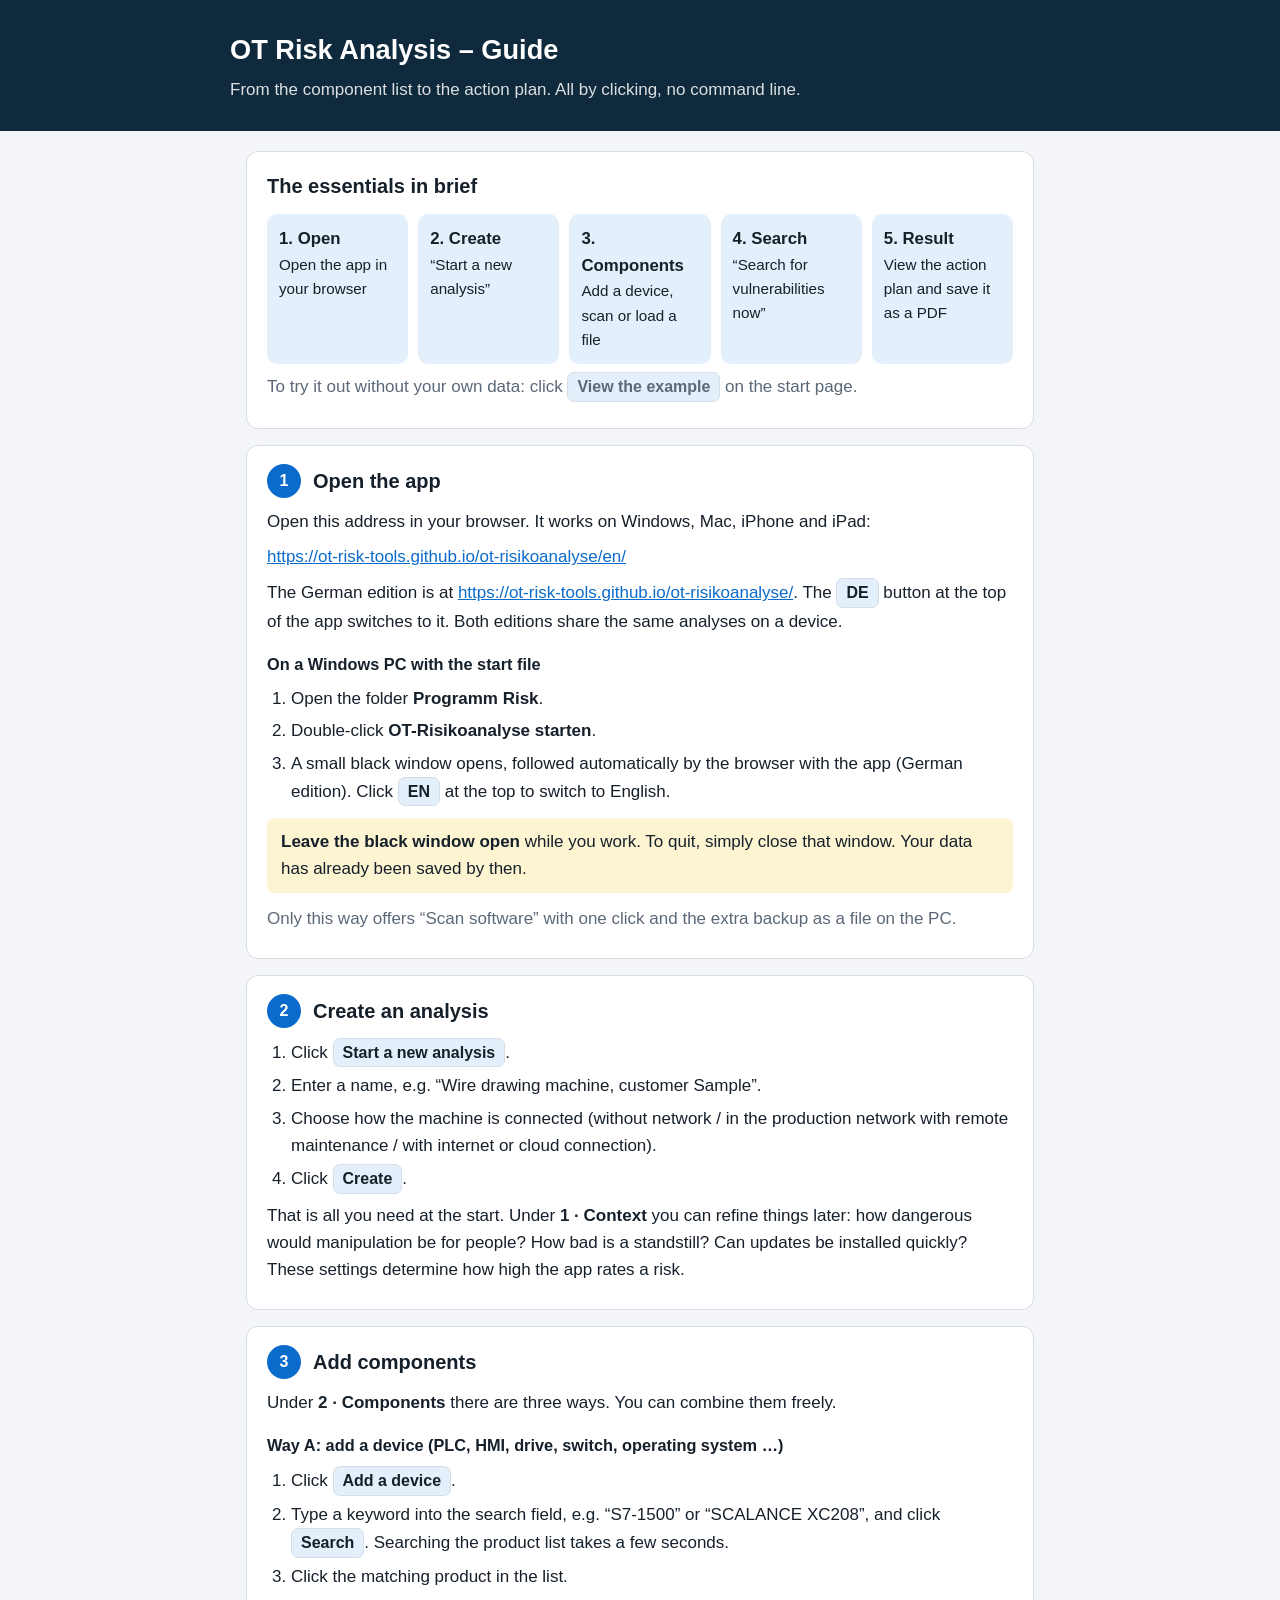
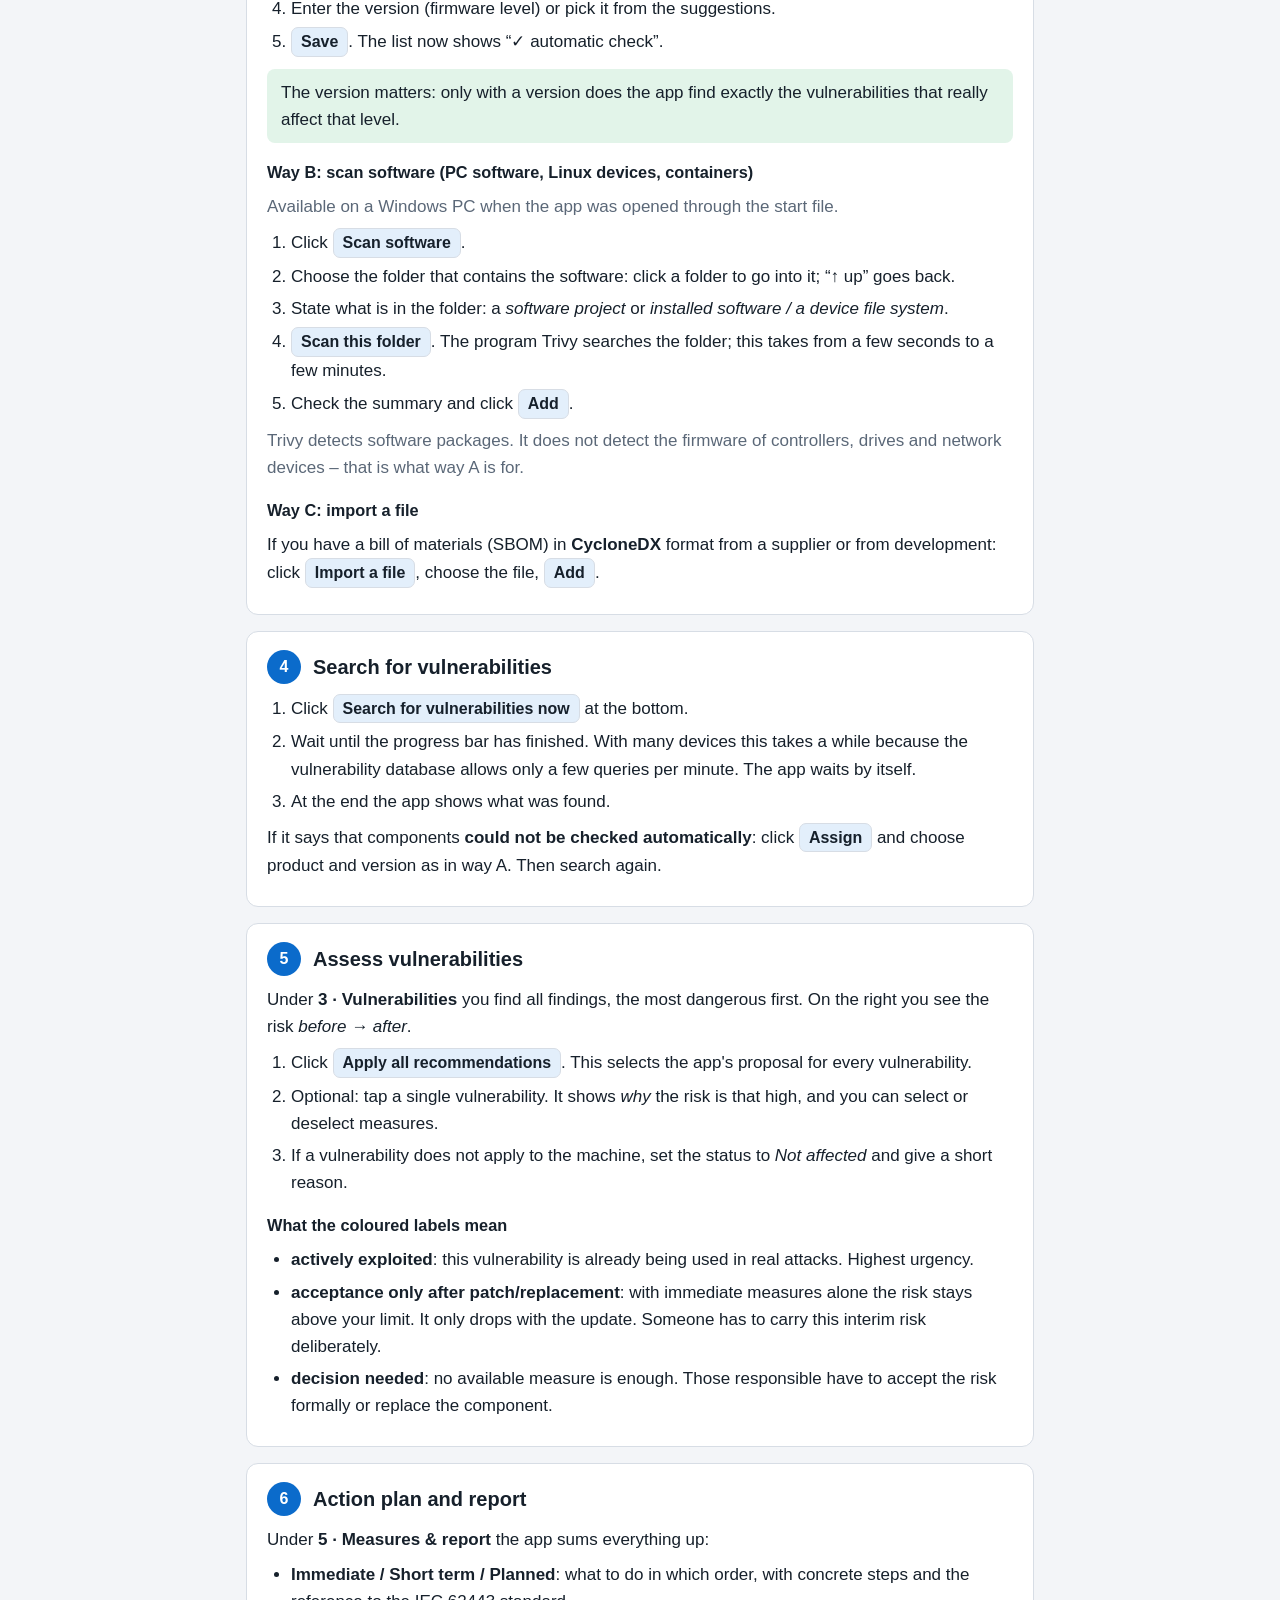
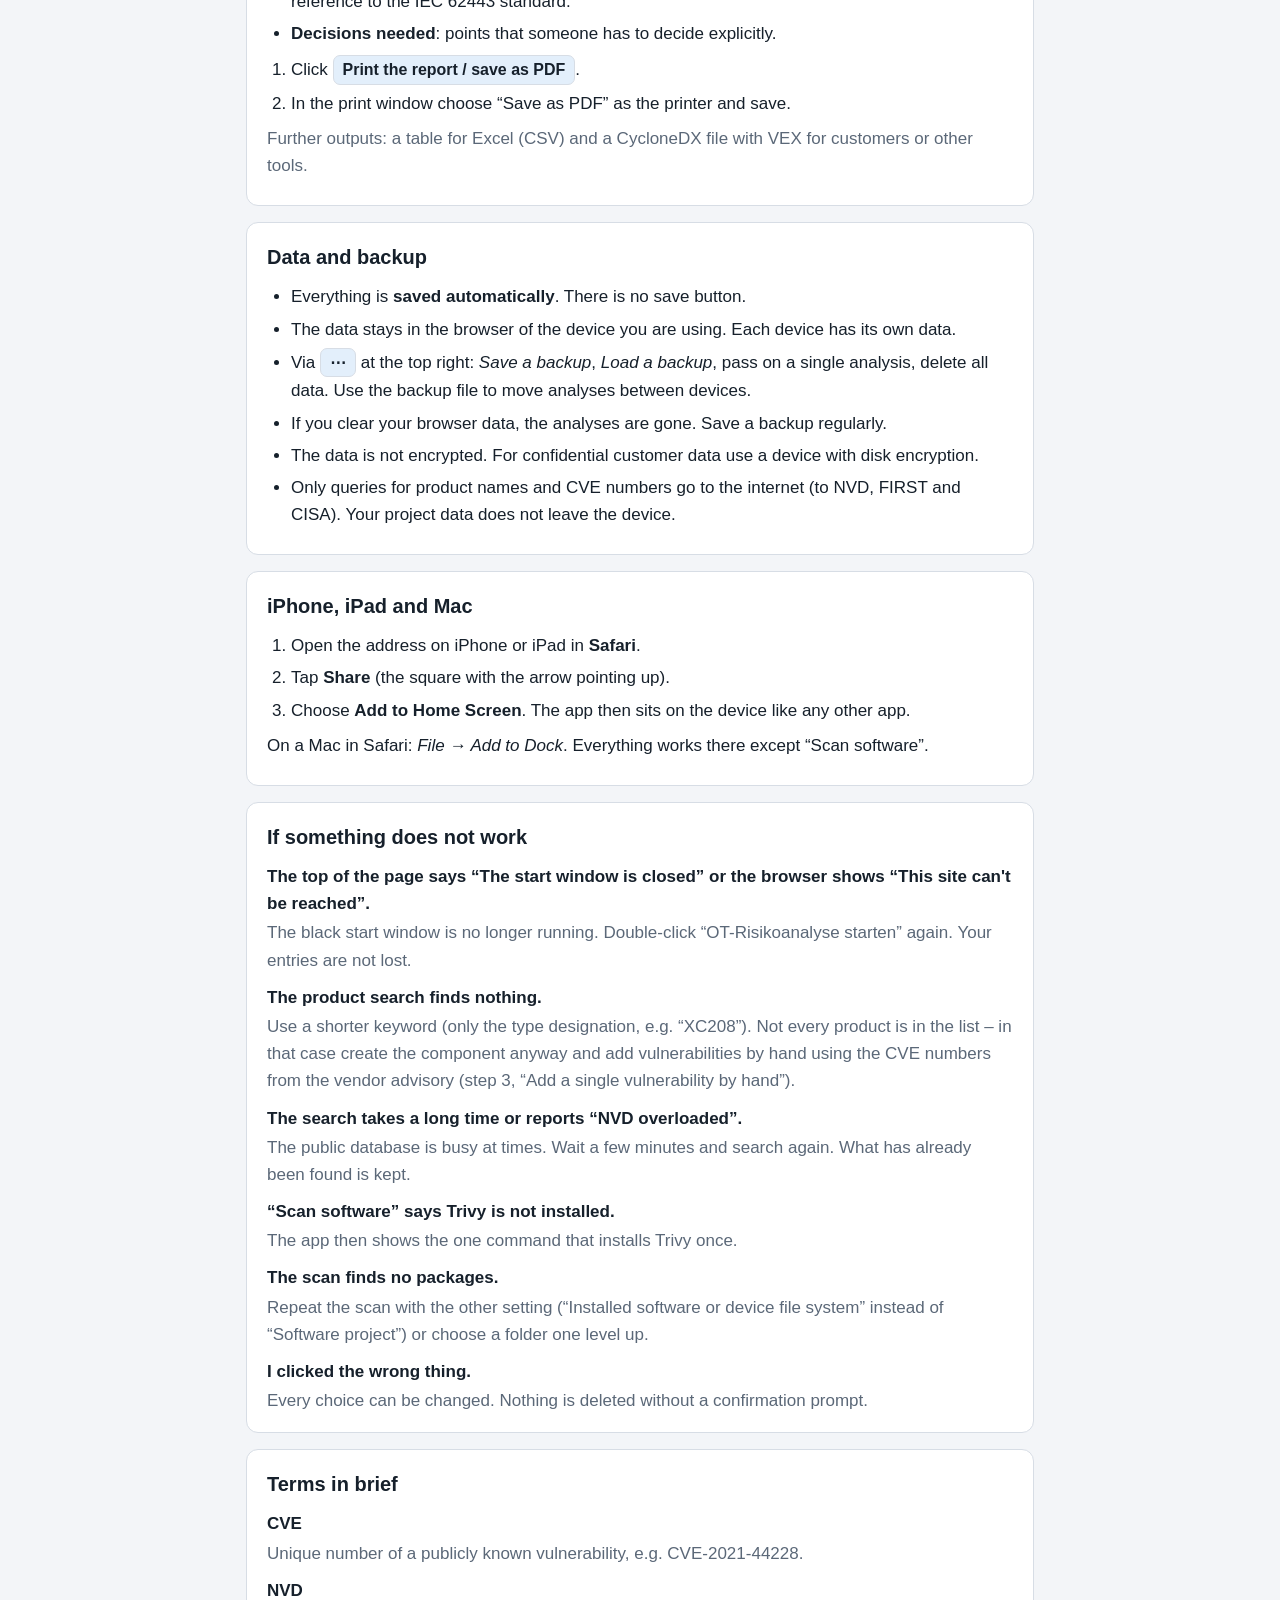
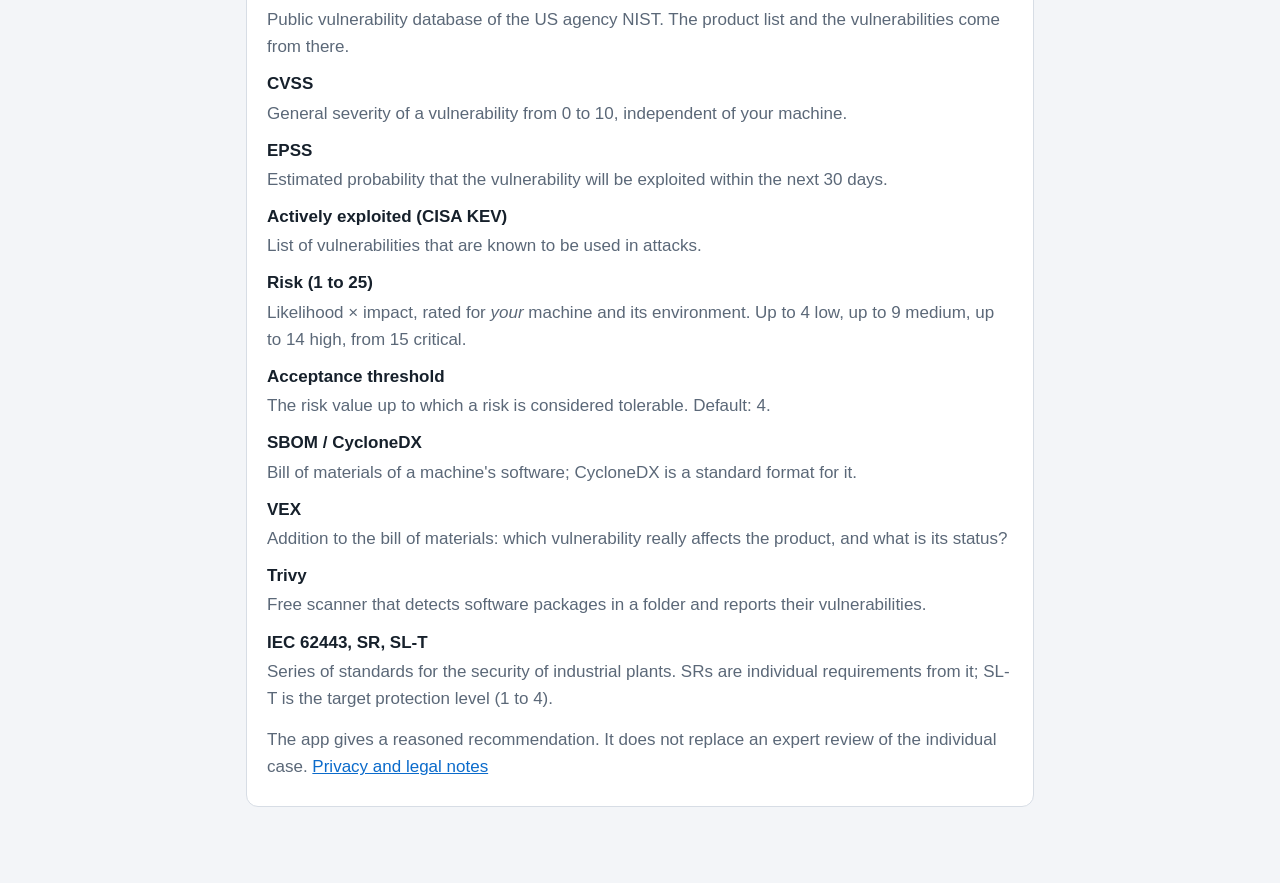
<file: en/guide.html>
<!doctype html>
<html lang="en">
<head>
<meta charset="utf-8">
<meta name="viewport" content="width=device-width, initial-scale=1">
<meta name="robots" content="noindex, nofollow">
<title>OT Risk Analysis – Guide</title>
<style>
  :root { --bg:#f3f5f8; --card:#fff; --text:#16202b; --muted:#5b6878; --line:#d7dde5; --accent:#0b6bcb; --soft:#e3effb; --brand:#0f2a3d; --warn:#fdf4d2; --ok:#e2f4e9; color-scheme: light; }
  @media (prefers-color-scheme: dark) { :root { --bg:#0d141b; --card:#151f29; --text:#e6edf3; --muted:#93a1b0; --line:#2a3846; --accent:#4ea1ff; --soft:#15314d; --warn:#3a3110; --ok:#143223; color-scheme: dark; } }
  * { box-sizing: border-box; }
  body { margin:0; background:var(--bg); color:var(--text); font:17px/1.6 -apple-system,BlinkMacSystemFont,"Segoe UI",Roboto,Arial,sans-serif; }
  header { background:var(--brand); color:#fff; padding:28px 16px; }
  header div, main { max-width:820px; margin:0 auto; }
  header h1 { margin:0 0 4px; font-size:1.7rem; }
  header p { margin:0; opacity:.85; }
  main { padding:20px 16px 60px; }
  section { background:var(--card); border:1px solid var(--line); border-radius:12px; padding:18px 20px; margin-bottom:16px; }
  h2 { margin:0 0 10px; font-size:1.25rem; display:flex; gap:12px; align-items:center; }
  h2 .n { flex:none; width:34px; height:34px; border-radius:50%; background:var(--accent); color:#fff; display:grid; place-items:center; font-size:1rem; }
  h3 { margin:16px 0 4px; font-size:1.02rem; }
  p { margin:8px 0; }
  ol, ul { margin:8px 0; padding-left:24px; }
  li { margin:5px 0; }
  .btn { display:inline-block; border:1px solid var(--line); border-radius:7px; padding:1px 9px; font-weight:600; background:var(--soft); white-space:nowrap; font-size:.94em; }
  .tip { background:var(--ok); border-radius:8px; padding:10px 14px; margin:12px 0; }
  .warn { background:var(--warn); border-radius:8px; padding:10px 14px; margin:12px 0; }
  .muted { color:var(--muted); }
  .short { display:grid; grid-template-columns:repeat(auto-fit,minmax(140px,1fr)); gap:10px; margin-top:12px; }
  .short div { background:var(--soft); border-radius:10px; padding:12px; font-size:.95rem; }
  .short strong { display:block; font-size:1.05rem; }
  dl { margin:0; } dt { font-weight:650; margin-top:10px; } dd { margin:2px 0 0; color:var(--muted); }
  code { background:var(--soft); padding:1px 6px; border-radius:5px; font-size:.9em; }
  a { color:var(--accent); }
  @media print { body { background:#fff; font-size:11pt; } header { background:none; color:#000; padding:0 0 10px; } section { break-inside:avoid; border-color:#bbb; } }
</style>
</head>
<body>
<header><div>
  <h1>OT Risk Analysis – Guide</h1>
  <p>From the component list to the action plan. All by clicking, no command line.</p>
</div></header>
<main>

<section>
  <h2>The essentials in brief</h2>
  <div class="short">
    <div><strong>1. Open</strong>Open the app in your browser</div>
    <div><strong>2. Create</strong>“Start a new analysis”</div>
    <div><strong>3. Components</strong>Add a device, scan or load a file</div>
    <div><strong>4. Search</strong>“Search for vulnerabilities now”</div>
    <div><strong>5. Result</strong>View the action plan and save it as a PDF</div>
  </div>
  <p class="muted">To try it out without your own data: click <span class="btn">View the example</span> on the start page.</p>
</section>

<section>
  <h2><span class="n">1</span>Open the app</h2>
  <p>Open this address in your browser. It works on Windows, Mac, iPhone and iPad:</p>
  <p><a href="https://ot-risk-tools.github.io/ot-risikoanalyse/en/">https://ot-risk-tools.github.io/ot-risikoanalyse/en/</a></p>
  <p>The German edition is at <a href="https://ot-risk-tools.github.io/ot-risikoanalyse/">https://ot-risk-tools.github.io/ot-risikoanalyse/</a>. The <span class="btn">DE</span> button at the top of the app switches to it. Both editions share the same analyses on a device.</p>
  <h3>On a Windows PC with the start file</h3>
  <ol>
    <li>Open the folder <strong>Programm Risk</strong>.</li>
    <li>Double-click <strong>OT-Risikoanalyse starten</strong>.</li>
    <li>A small black window opens, followed automatically by the browser with the app (German edition). Click <span class="btn">EN</span> at the top to switch to English.</li>
  </ol>
  <div class="warn"><strong>Leave the black window open</strong> while you work. To quit, simply close that window. Your data has already been saved by then.</div>
  <p class="muted">Only this way offers “Scan software” with one click and the extra backup as a file on the PC.</p>
</section>

<section>
  <h2><span class="n">2</span>Create an analysis</h2>
  <ol>
    <li>Click <span class="btn">Start a new analysis</span>.</li>
    <li>Enter a name, e.g. “Wire drawing machine, customer Sample”.</li>
    <li>Choose how the machine is connected (without network / in the production network with remote maintenance / with internet or cloud connection).</li>
    <li>Click <span class="btn">Create</span>.</li>
  </ol>
  <p>That is all you need at the start. Under <strong>1 · Context</strong> you can refine things later: how dangerous would manipulation be for people? How bad is a standstill? Can updates be installed quickly? These settings determine how high the app rates a risk.</p>
</section>

<section>
  <h2><span class="n">3</span>Add components</h2>
  <p>Under <strong>2 · Components</strong> there are three ways. You can combine them freely.</p>

  <h3>Way A: add a device (PLC, HMI, drive, switch, operating system …)</h3>
  <ol>
    <li>Click <span class="btn">Add a device</span>.</li>
    <li>Type a keyword into the search field, e.g. “S7-1500” or “SCALANCE XC208”, and click <span class="btn">Search</span>. Searching the product list takes a few seconds.</li>
    <li>Click the matching product in the list.</li>
    <li>Enter the version (firmware level) or pick it from the suggestions.</li>
    <li><span class="btn">Save</span>. The list now shows “✓ automatic check”.</li>
  </ol>
  <div class="tip">The version matters: only with a version does the app find exactly the vulnerabilities that really affect that level.</div>

  <h3>Way B: scan software (PC software, Linux devices, containers)</h3>
  <p class="muted">Available on a Windows PC when the app was opened through the start file.</p>
  <ol>
    <li>Click <span class="btn">Scan software</span>.</li>
    <li>Choose the folder that contains the software: click a folder to go into it; “↑ up” goes back.</li>
    <li>State what is in the folder: a <em>software project</em> or <em>installed software / a device file system</em>.</li>
    <li><span class="btn">Scan this folder</span>. The program Trivy searches the folder; this takes from a few seconds to a few minutes.</li>
    <li>Check the summary and click <span class="btn">Add</span>.</li>
  </ol>
  <p class="muted">Trivy detects software packages. It does not detect the firmware of controllers, drives and network devices – that is what way A is for.</p>

  <h3>Way C: import a file</h3>
  <p>If you have a bill of materials (SBOM) in <strong>CycloneDX</strong> format from a supplier or from development: click <span class="btn">Import a file</span>, choose the file, <span class="btn">Add</span>.</p>
</section>

<section>
  <h2><span class="n">4</span>Search for vulnerabilities</h2>
  <ol>
    <li>Click <span class="btn">Search for vulnerabilities now</span> at the bottom.</li>
    <li>Wait until the progress bar has finished. With many devices this takes a while because the vulnerability database allows only a few queries per minute. The app waits by itself.</li>
    <li>At the end the app shows what was found.</li>
  </ol>
  <p>If it says that components <strong>could not be checked automatically</strong>: click <span class="btn">Assign</span> and choose product and version as in way A. Then search again.</p>
</section>

<section>
  <h2><span class="n">5</span>Assess vulnerabilities</h2>
  <p>Under <strong>3 · Vulnerabilities</strong> you find all findings, the most dangerous first. On the right you see the risk <em>before → after</em>.</p>
  <ol>
    <li>Click <span class="btn">Apply all recommendations</span>. This selects the app's proposal for every vulnerability.</li>
    <li>Optional: tap a single vulnerability. It shows <em>why</em> the risk is that high, and you can select or deselect measures.</li>
    <li>If a vulnerability does not apply to the machine, set the status to <em>Not affected</em> and give a short reason.</li>
  </ol>
  <h3>What the coloured labels mean</h3>
  <ul>
    <li><strong>actively exploited</strong>: this vulnerability is already being used in real attacks. Highest urgency.</li>
    <li><strong>acceptance only after patch/replacement</strong>: with immediate measures alone the risk stays above your limit. It only drops with the update. Someone has to carry this interim risk deliberately.</li>
    <li><strong>decision needed</strong>: no available measure is enough. Those responsible have to accept the risk formally or replace the component.</li>
  </ul>
</section>

<section>
  <h2><span class="n">6</span>Action plan and report</h2>
  <p>Under <strong>5 · Measures &amp; report</strong> the app sums everything up:</p>
  <ul>
    <li><strong>Immediate / Short term / Planned</strong>: what to do in which order, with concrete steps and the reference to the IEC 62443 standard.</li>
    <li><strong>Decisions needed</strong>: points that someone has to decide explicitly.</li>
  </ul>
  <ol>
    <li>Click <span class="btn">Print the report / save as PDF</span>.</li>
    <li>In the print window choose “Save as PDF” as the printer and save.</li>
  </ol>
  <p class="muted">Further outputs: a table for Excel (CSV) and a CycloneDX file with VEX for customers or other tools.</p>
</section>

<section>
  <h2>Data and backup</h2>
  <ul>
    <li>Everything is <strong>saved automatically</strong>. There is no save button.</li>
    <li>The data stays in the browser of the device you are using. Each device has its own data.</li>
    <li>Via <span class="btn">⋯</span> at the top right: <em>Save a backup</em>, <em>Load a backup</em>, pass on a single analysis, delete all data. Use the backup file to move analyses between devices.</li>
    <li>If you clear your browser data, the analyses are gone. Save a backup regularly.</li>
    <li>The data is not encrypted. For confidential customer data use a device with disk encryption.</li>
    <li>Only queries for product names and CVE numbers go to the internet (to NVD, FIRST and CISA). Your project data does not leave the device.</li>
  </ul>
</section>

<section>
  <h2>iPhone, iPad and Mac</h2>
  <ol>
    <li>Open the address on iPhone or iPad in <strong>Safari</strong>.</li>
    <li>Tap <strong>Share</strong> (the square with the arrow pointing up).</li>
    <li>Choose <strong>Add to Home Screen</strong>. The app then sits on the device like any other app.</li>
  </ol>
  <p>On a Mac in Safari: <em>File → Add to Dock</em>. Everything works there except “Scan software”.</p>
</section>

<section>
  <h2>If something does not work</h2>
  <dl>
    <dt>The top of the page says “The start window is closed” or the browser shows “This site can't be reached”.</dt>
    <dd>The black start window is no longer running. Double-click “OT-Risikoanalyse starten” again. Your entries are not lost.</dd>
    <dt>The product search finds nothing.</dt>
    <dd>Use a shorter keyword (only the type designation, e.g. “XC208”). Not every product is in the list – in that case create the component anyway and add vulnerabilities by hand using the CVE numbers from the vendor advisory (step 3, “Add a single vulnerability by hand”).</dd>
    <dt>The search takes a long time or reports “NVD overloaded”.</dt>
    <dd>The public database is busy at times. Wait a few minutes and search again. What has already been found is kept.</dd>
    <dt>“Scan software” says Trivy is not installed.</dt>
    <dd>The app then shows the one command that installs Trivy once.</dd>
    <dt>The scan finds no packages.</dt>
    <dd>Repeat the scan with the other setting (“Installed software or device file system” instead of “Software project”) or choose a folder one level up.</dd>
    <dt>I clicked the wrong thing.</dt>
    <dd>Every choice can be changed. Nothing is deleted without a confirmation prompt.</dd>
  </dl>
</section>

<section>
  <h2>Terms in brief</h2>
  <dl>
    <dt>CVE</dt><dd>Unique number of a publicly known vulnerability, e.g. CVE-2021-44228.</dd>
    <dt>NVD</dt><dd>Public vulnerability database of the US agency NIST. The product list and the vulnerabilities come from there.</dd>
    <dt>CVSS</dt><dd>General severity of a vulnerability from 0 to 10, independent of your machine.</dd>
    <dt>EPSS</dt><dd>Estimated probability that the vulnerability will be exploited within the next 30 days.</dd>
    <dt>Actively exploited (CISA KEV)</dt><dd>List of vulnerabilities that are known to be used in attacks.</dd>
    <dt>Risk (1 to 25)</dt><dd>Likelihood × impact, rated for <em>your</em> machine and its environment. Up to 4 low, up to 9 medium, up to 14 high, from 15 critical.</dd>
    <dt>Acceptance threshold</dt><dd>The risk value up to which a risk is considered tolerable. Default: 4.</dd>
    <dt>SBOM / CycloneDX</dt><dd>Bill of materials of a machine's software; CycloneDX is a standard format for it.</dd>
    <dt>VEX</dt><dd>Addition to the bill of materials: which vulnerability really affects the product, and what is its status?</dd>
    <dt>Trivy</dt><dd>Free scanner that detects software packages in a folder and reports their vulnerabilities.</dd>
    <dt>IEC 62443, SR, SL-T</dt><dd>Series of standards for the security of industrial plants. SRs are individual requirements from it; SL-T is the target protection level (1 to 4).</dd>
  </dl>
  <p class="muted" style="margin-top:14px">The app gives a reasoned recommendation. It does not replace an expert review of the individual case. <a href="legal.html">Privacy and legal notes</a></p>
</section>

</main>
</body>
</html>
</file>
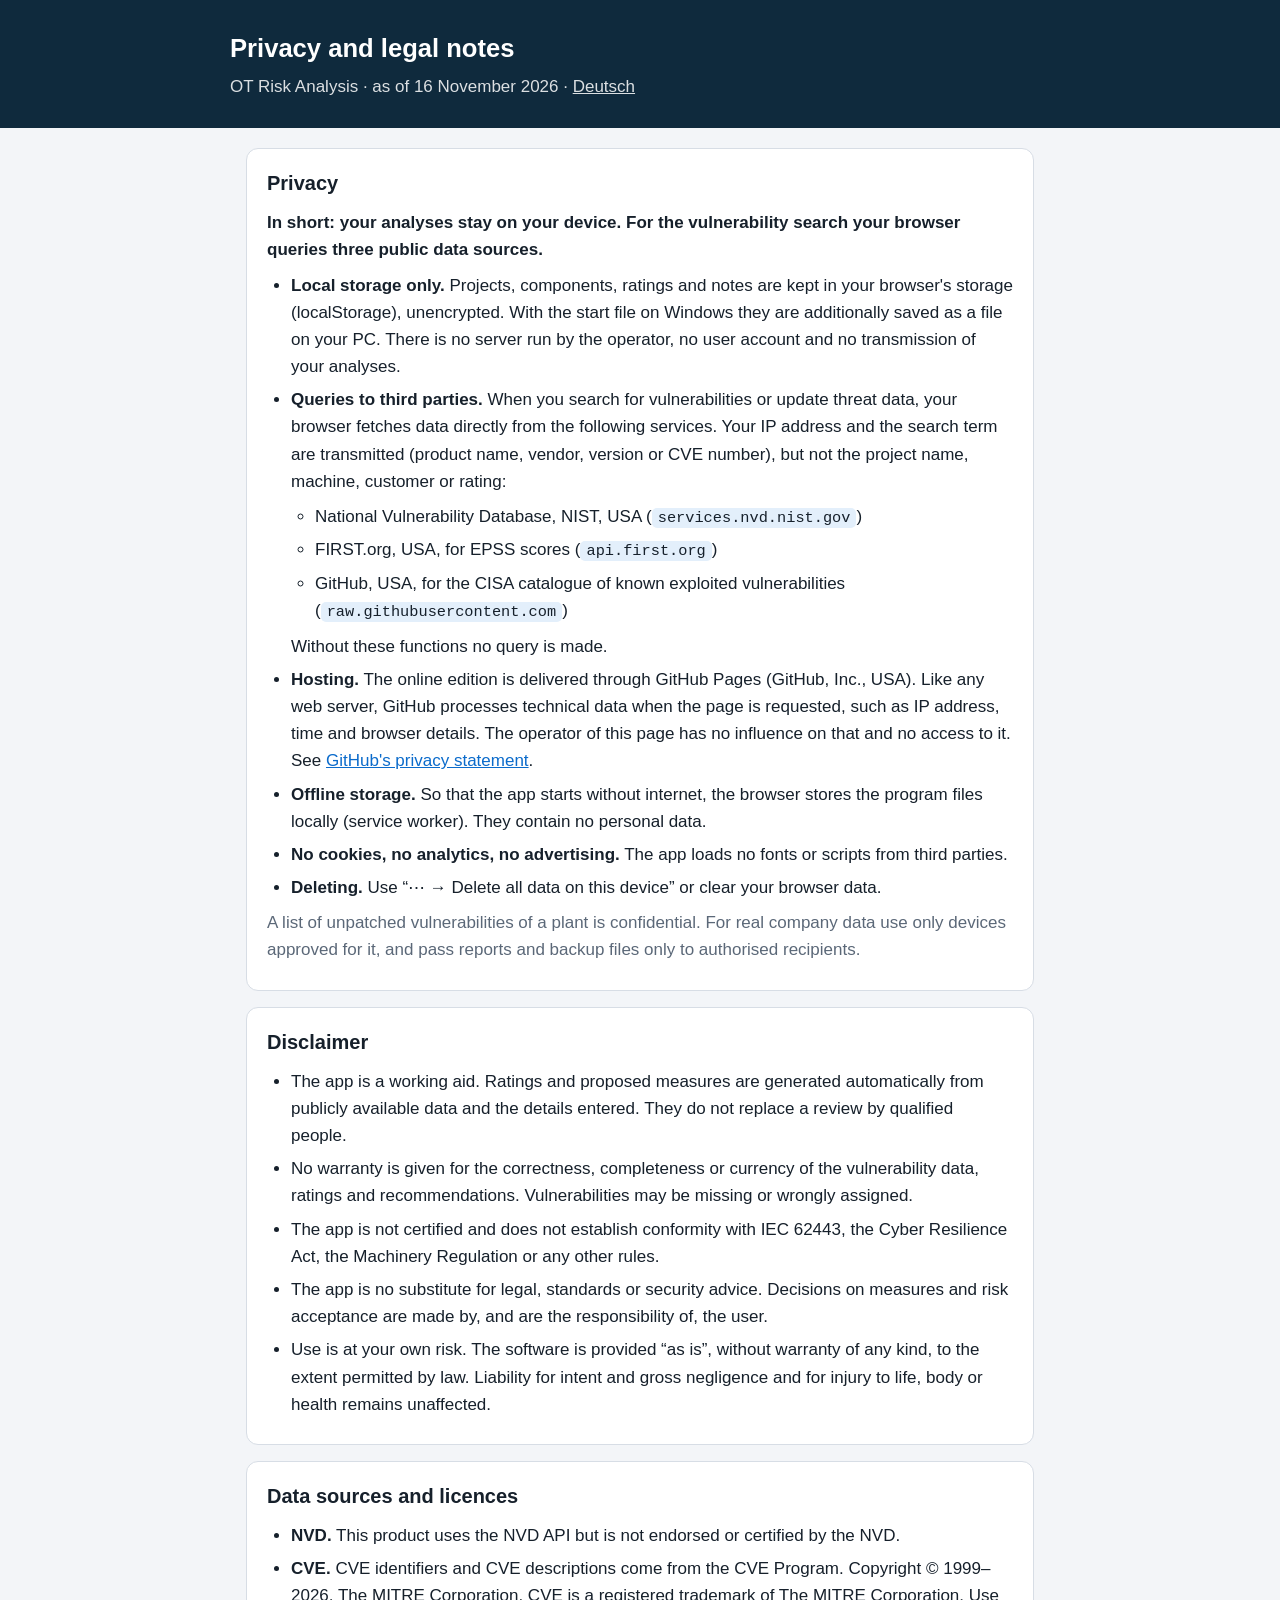
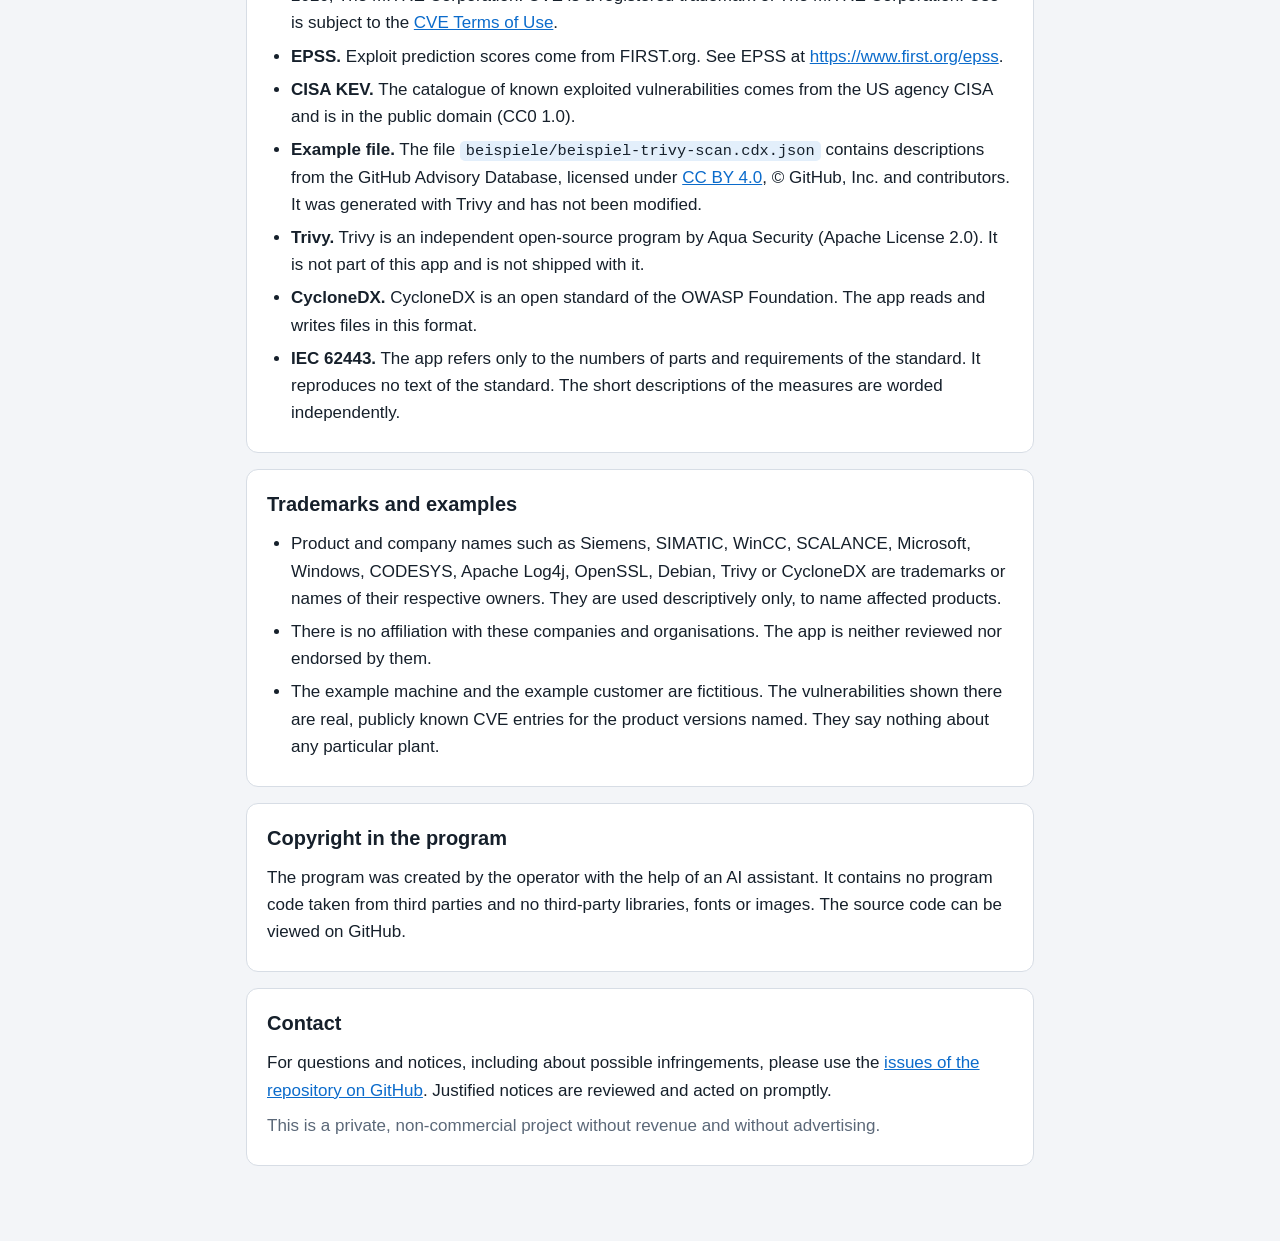
<file: en/legal.html>
<!doctype html>
<html lang="en">
<head>
<meta charset="utf-8">
<meta name="viewport" content="width=device-width, initial-scale=1">
<meta name="robots" content="noindex, nofollow">
<title>OT Risk Analysis – Privacy and legal notes</title>
<style>
  :root { --bg:#f3f5f8; --card:#fff; --text:#16202b; --muted:#5b6878; --line:#d7dde5; --accent:#0b6bcb; --soft:#e3effb; --brand:#0f2a3d; color-scheme: light; }
  @media (prefers-color-scheme: dark) { :root { --bg:#0d141b; --card:#151f29; --text:#e6edf3; --muted:#93a1b0; --line:#2a3846; --accent:#4ea1ff; --soft:#15314d; color-scheme: dark; } }
  * { box-sizing: border-box; }
  body { margin:0; background:var(--bg); color:var(--text); font:17px/1.6 -apple-system,BlinkMacSystemFont,"Segoe UI",Roboto,Arial,sans-serif; }
  header { background:var(--brand); color:#fff; padding:28px 16px; }
  header div, main { max-width:820px; margin:0 auto; }
  header h1 { margin:0 0 4px; font-size:1.6rem; }
  header p { margin:0; opacity:.85; }
  main { padding:20px 16px 60px; }
  section { background:var(--card); border:1px solid var(--line); border-radius:12px; padding:18px 20px; margin-bottom:16px; }
  h2 { margin:0 0 10px; font-size:1.25rem; }
  p { margin:8px 0; }
  ul { margin:8px 0; padding-left:24px; }
  li { margin:6px 0; }
  .muted { color:var(--muted); }
  code { background:var(--soft); padding:1px 6px; border-radius:5px; font-size:.9em; }
  a { color:var(--accent); }
  @media print { body { background:#fff; font-size:11pt; } header { background:none; color:#000; padding:0 0 10px; } section { break-inside:avoid; border-color:#bbb; } }
</style>
</head>
<body>
<header><div>
  <h1>Privacy and legal notes</h1>
  <p>OT Risk Analysis · as of 16 November 2026 · <a href="../rechtliches.html" style="color:#fff">Deutsch</a></p>
</div></header>
<main>

<section>
  <h2>Privacy</h2>
  <p><strong>In short: your analyses stay on your device. For the vulnerability search your browser queries three public data sources.</strong></p>
  <ul>
    <li><strong>Local storage only.</strong> Projects, components, ratings and notes are kept in your browser's storage (localStorage), unencrypted. With the start file on Windows they are additionally saved as a file on your PC. There is no server run by the operator, no user account and no transmission of your analyses.</li>
    <li><strong>Queries to third parties.</strong> When you search for vulnerabilities or update threat data, your browser fetches data directly from the following services. Your IP address and the search term are transmitted (product name, vendor, version or CVE number), but not the project name, machine, customer or rating:
      <ul>
        <li>National Vulnerability Database, NIST, USA (<code>services.nvd.nist.gov</code>)</li>
        <li>FIRST.org, USA, for EPSS scores (<code>api.first.org</code>)</li>
        <li>GitHub, USA, for the CISA catalogue of known exploited vulnerabilities (<code>raw.githubusercontent.com</code>)</li>
      </ul>
      Without these functions no query is made.</li>
    <li><strong>Hosting.</strong> The online edition is delivered through GitHub Pages (GitHub, Inc., USA). Like any web server, GitHub processes technical data when the page is requested, such as IP address, time and browser details. The operator of this page has no influence on that and no access to it. See <a href="https://docs.github.com/en/site-policy/privacy-policies/github-general-privacy-statement" rel="noopener">GitHub's privacy statement</a>.</li>
    <li><strong>Offline storage.</strong> So that the app starts without internet, the browser stores the program files locally (service worker). They contain no personal data.</li>
    <li><strong>No cookies, no analytics, no advertising.</strong> The app loads no fonts or scripts from third parties.</li>
    <li><strong>Deleting.</strong> Use “⋯ → Delete all data on this device” or clear your browser data.</li>
  </ul>
  <p class="muted">A list of unpatched vulnerabilities of a plant is confidential. For real company data use only devices approved for it, and pass reports and backup files only to authorised recipients.</p>
</section>

<section>
  <h2>Disclaimer</h2>
  <ul>
    <li>The app is a working aid. Ratings and proposed measures are generated automatically from publicly available data and the details entered. They do not replace a review by qualified people.</li>
    <li>No warranty is given for the correctness, completeness or currency of the vulnerability data, ratings and recommendations. Vulnerabilities may be missing or wrongly assigned.</li>
    <li>The app is not certified and does not establish conformity with IEC 62443, the Cyber Resilience Act, the Machinery Regulation or any other rules.</li>
    <li>The app is no substitute for legal, standards or security advice. Decisions on measures and risk acceptance are made by, and are the responsibility of, the user.</li>
    <li>Use is at your own risk. The software is provided “as is”, without warranty of any kind, to the extent permitted by law. Liability for intent and gross negligence and for injury to life, body or health remains unaffected.</li>
  </ul>
</section>

<section>
  <h2>Data sources and licences</h2>
  <ul>
    <li><strong>NVD.</strong> This product uses the NVD API but is not endorsed or certified by the NVD.</li>
    <li><strong>CVE.</strong> CVE identifiers and CVE descriptions come from the CVE Program. Copyright © 1999–2026, The MITRE Corporation. CVE is a registered trademark of The MITRE Corporation. Use is subject to the <a href="https://www.cve.org/Legal/TermsOfUse" rel="noopener">CVE Terms of Use</a>.</li>
    <li><strong>EPSS.</strong> Exploit prediction scores come from FIRST.org. See EPSS at <a href="https://www.first.org/epss" rel="noopener">https://www.first.org/epss</a>.</li>
    <li><strong>CISA KEV.</strong> The catalogue of known exploited vulnerabilities comes from the US agency CISA and is in the public domain (CC0 1.0).</li>
    <li><strong>Example file.</strong> The file <code>beispiele/beispiel-trivy-scan.cdx.json</code> contains descriptions from the GitHub Advisory Database, licensed under <a href="https://creativecommons.org/licenses/by/4.0/" rel="noopener">CC BY 4.0</a>, © GitHub, Inc. and contributors. It was generated with Trivy and has not been modified.</li>
    <li><strong>Trivy.</strong> Trivy is an independent open-source program by Aqua Security (Apache License 2.0). It is not part of this app and is not shipped with it.</li>
    <li><strong>CycloneDX.</strong> CycloneDX is an open standard of the OWASP Foundation. The app reads and writes files in this format.</li>
    <li><strong>IEC 62443.</strong> The app refers only to the numbers of parts and requirements of the standard. It reproduces no text of the standard. The short descriptions of the measures are worded independently.</li>
  </ul>
</section>

<section>
  <h2>Trademarks and examples</h2>
  <ul>
    <li>Product and company names such as Siemens, SIMATIC, WinCC, SCALANCE, Microsoft, Windows, CODESYS, Apache Log4j, OpenSSL, Debian, Trivy or CycloneDX are trademarks or names of their respective owners. They are used descriptively only, to name affected products.</li>
    <li>There is no affiliation with these companies and organisations. The app is neither reviewed nor endorsed by them.</li>
    <li>The example machine and the example customer are fictitious. The vulnerabilities shown there are real, publicly known CVE entries for the product versions named. They say nothing about any particular plant.</li>
  </ul>
</section>

<section>
  <h2>Copyright in the program</h2>
  <p>The program was created by the operator with the help of an AI assistant. It contains no program code taken from third parties and no third-party libraries, fonts or images. The source code can be viewed on GitHub.</p>
</section>

<section>
  <h2>Contact</h2>
  <p>For questions and notices, including about possible infringements, please use the <a href="https://github.com/ot-risk-tools/ot-risikoanalyse/issues" rel="noopener">issues of the repository on GitHub</a>. Justified notices are reviewed and acted on promptly.</p>
  <p class="muted">This is a private, non-commercial project without revenue and without advertising.</p>
</section>

</main>
</body>
</html>
</file>
